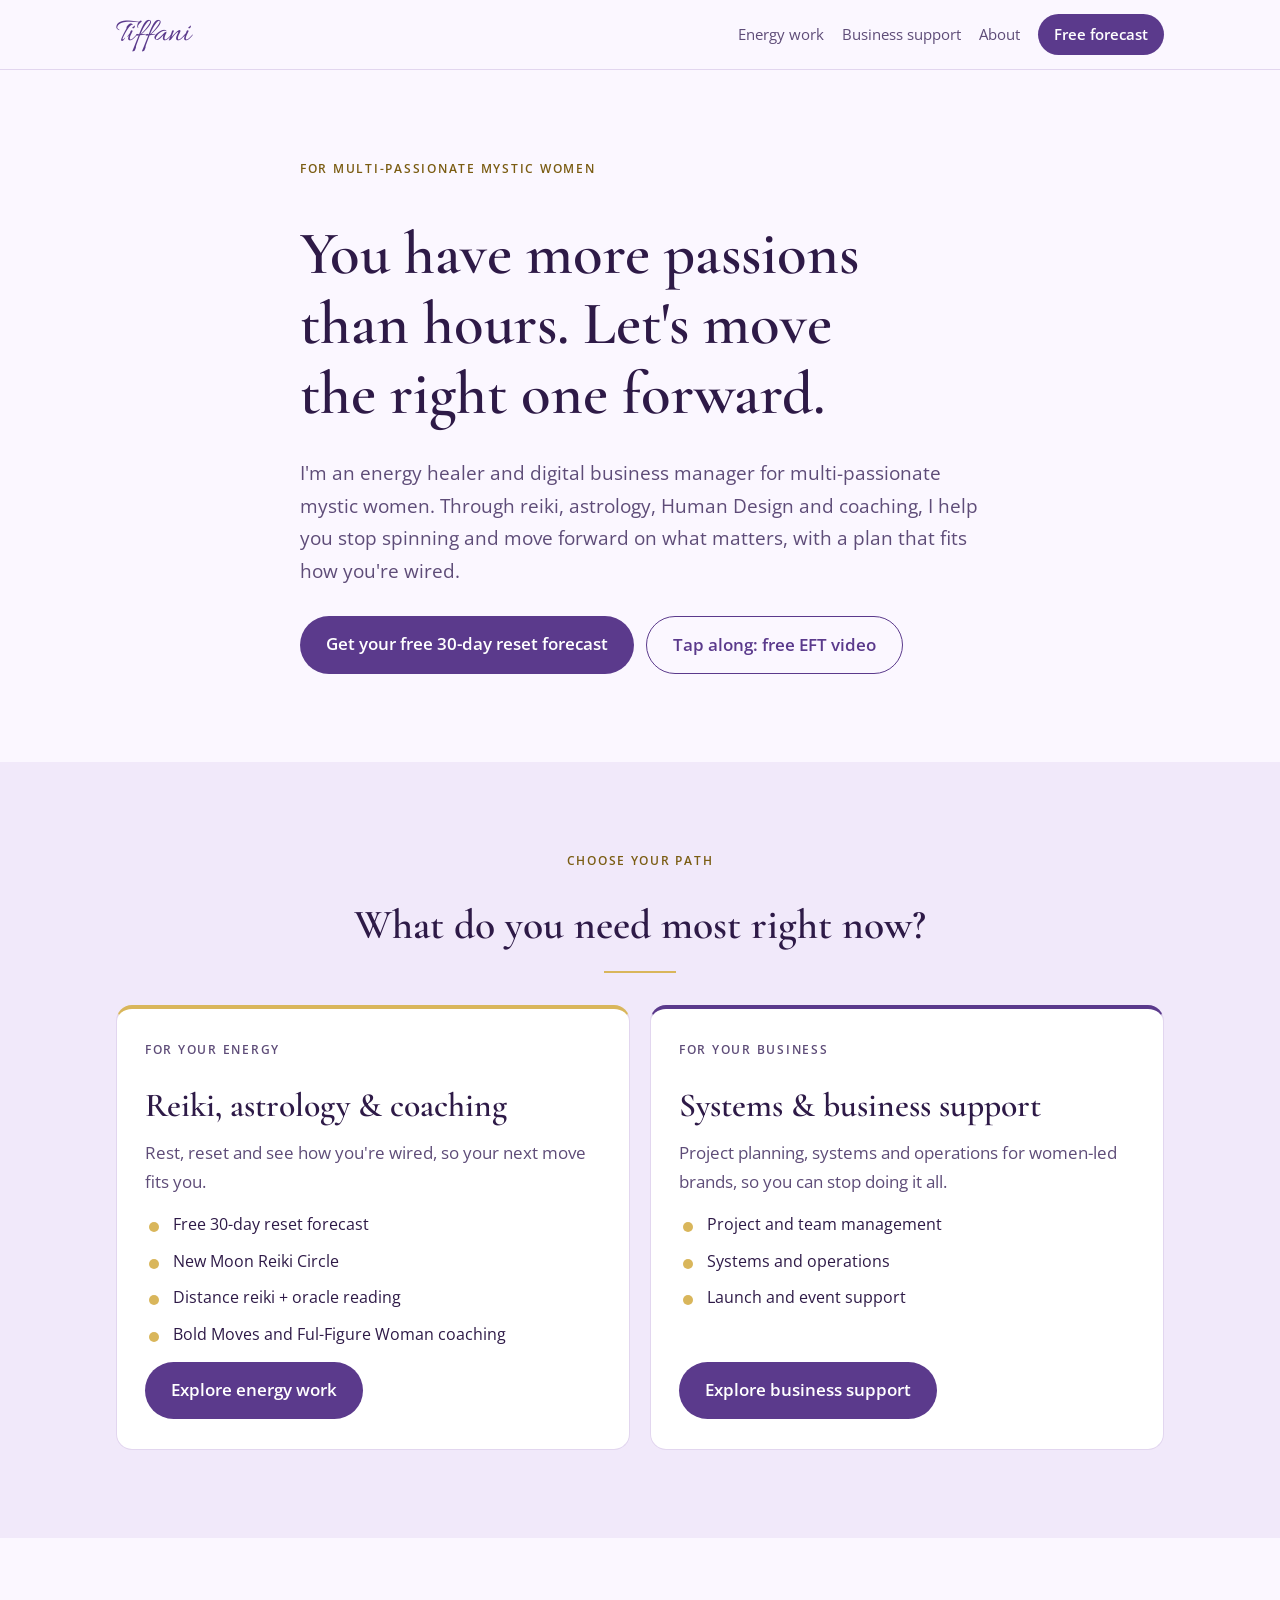
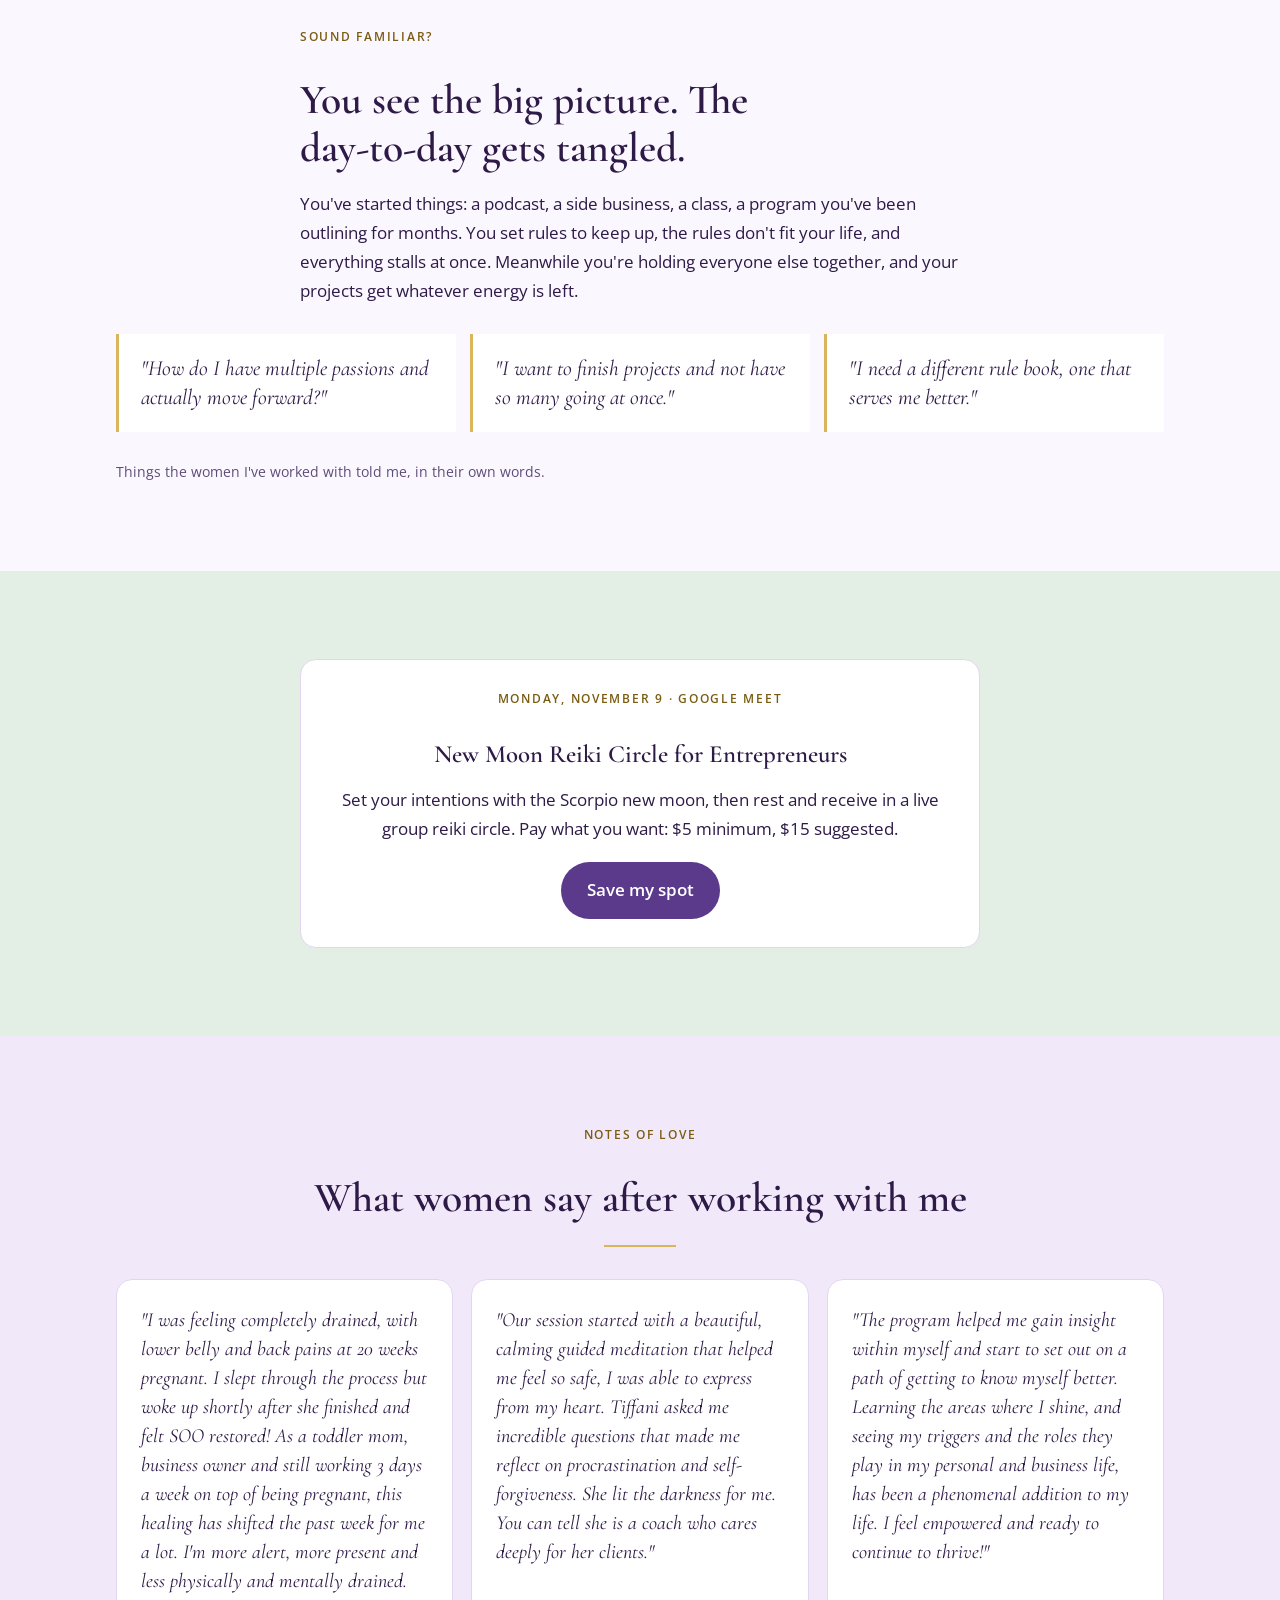
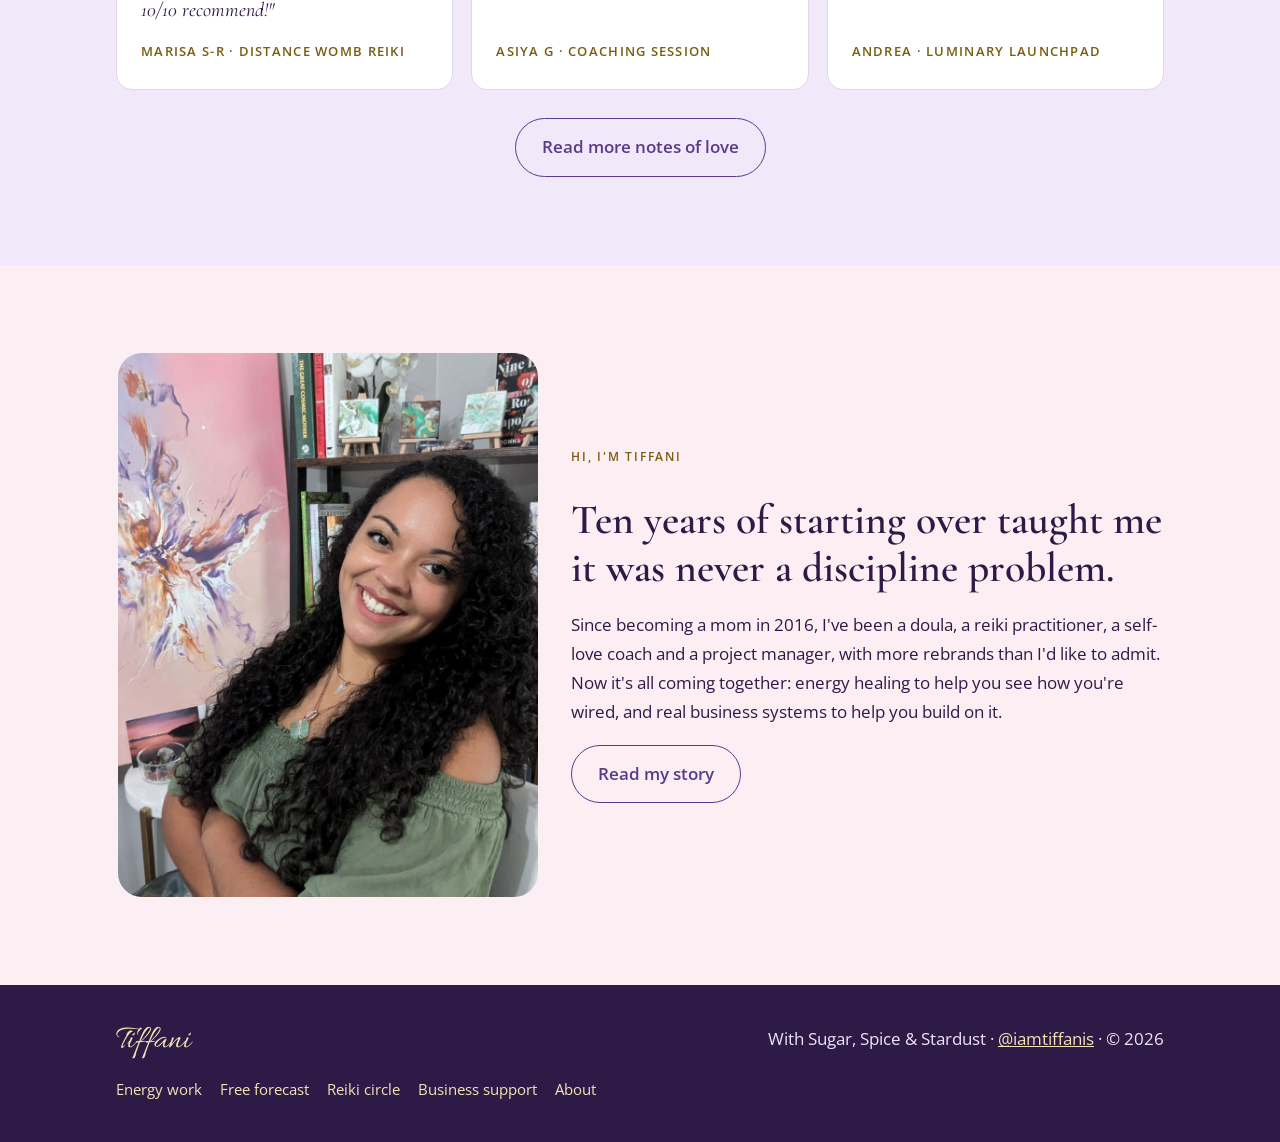
<file: index.html>
<!doctype html>
<html lang="en">
<head>
<meta charset="utf-8">
<meta name="viewport" content="width=device-width, initial-scale=1, viewport-fit=cover">
<title>Tiffani Scott | Reiki, Astrology & Business Support</title>
<meta name="claude:viewport-fit-sides" content="cover">
<meta name="description" content="Energy healer and digital business manager for multi-passionate women. Reiki, astrology, Human Design and coaching, plus systems that help you finish what you start.">
<link rel="preconnect" href="https://fonts.googleapis.com">
<link rel="preconnect" href="https://fonts.gstatic.com" crossorigin>
<link rel="stylesheet" href="https://fonts.googleapis.com/css2?family=Allura&family=Cormorant+Garamond:ital,wght@0,500;0,600;1,500&family=Open+Sans:wght@400;600&display=swap">
<link rel="stylesheet" href="styles.css?v=2">
<!-- seo -->
<link rel="canonical" href="https://iamtiffanis.github.io/Iamtiffanis/">
<link rel="icon" href="favicon.svg" type="image/svg+xml">
<meta property="og:type" content="website">
<meta property="og:site_name" content="Tiffani Scott">
<meta property="og:title" content="Tiffani Scott | Reiki, Astrology & Business Support">
<meta property="og:description" content="Energy healer and digital business manager for multi-passionate women. Reiki, astrology, Human Design and coaching, plus systems that help you finish what you start.">
<meta property="og:url" content="https://iamtiffanis.github.io/Iamtiffanis/">
<meta property="og:image" content="https://iamtiffanis.github.io/Iamtiffanis/og-image.jpg">
<meta property="og:image:width" content="1200">
<meta property="og:image:height" content="630">
<meta property="og:image:alt" content="Tiffani Scott, reiki, astrology and business support">
<meta name="twitter:card" content="summary_large_image">
<script type="application/ld+json">{"@context": "https://schema.org", "@graph": [{"@type": "Person", "@id": "https://iamtiffanis.github.io/Iamtiffanis/#tiffani", "name": "Tiffani Scott", "url": "https://iamtiffanis.github.io/Iamtiffanis/", "image": "https://iamtiffanis.github.io/Iamtiffanis/tiffani.jpg", "jobTitle": "Energy Healer and Online Business Manager", "sameAs": ["https://www.instagram.com/iamtiffanis"], "knowsAbout": ["Reiki", "Womb Reiki", "Astrology", "Human Design", "Self-love coaching", "Project management", "Digital business management", "Online business management"]}, {"@type": "ProfessionalService", "name": "Tiffani Scott", "url": "https://iamtiffanis.github.io/Iamtiffanis/", "image": "https://iamtiffanis.github.io/Iamtiffanis/og-image.jpg", "founder": {"@id": "https://iamtiffanis.github.io/Iamtiffanis/#tiffani"}, "description": "Energy healer and digital business manager for multi-passionate women. Reiki, astrology, Human Design and coaching, plus systems that help you finish what you start.", "areaServed": "Online", "serviceType": ["Distance reiki", "Coaching", "Digital business management", "Online business management"]}]}</script>
<!-- /seo -->
</head>
<body>

<header class="site-header">
  <div class="wrap">
    <a class="logo" href="index.html">Tiffani</a>
    <nav class="nav" aria-label="Main">
      <a href="energy.html">Energy work</a>
      <a href="business-support.html">Business support</a>
      <a href="about.html">About</a>
      <a class="nav-cta" href="forecast.html">Free forecast</a>
    </nav>
  </div>
</header>

<main>
  <section class="band">
    <div class="wrap">
      <div class="narrow stack-lg">
        <p class="eyebrow">For multi-passionate mystic women</p>
        <h1>You have more passions than hours. Let's move the right one forward.</h1>
        <p class="lede">I'm an energy healer and digital business manager for multi-passionate mystic women. Through reiki, astrology, Human Design and coaching, I help you stop spinning and move forward on what matters, with a plan that fits how you're wired.</p>
        <div class="actions">
          <a class="btn" href="forecast.html">Get your free 30-day reset forecast</a>
          <a class="btn ghost" data-link="eft" href="#">Tap along: free EFT video</a>
        </div>
      </div>
    </div>
  </section>
  <section class="band lilac" id="start">
    <div class="wrap stack-lg">
      <div class="narrow stack center">
        <p class="eyebrow">Choose your path</p>
        <h2>What do you need most right now?</h2>
        <hr class="rule">
      </div>
      <div class="doors">
        <article class="door energy">
          <p class="eyebrow">For your energy</p>
          <h2>Reiki, astrology &amp; coaching</h2>
          <p>Rest, reset and see how you're wired, so your next move fits you.</p>
          <ul class="checks">
            <li>Free 30-day reset forecast</li>
            <li>New Moon Reiki Circle</li>
            <li>Distance reiki + oracle reading</li>
            <li>Bold Moves and Ful-Figure Woman coaching</li>
          </ul>
          <a class="btn" href="energy.html">Explore energy work</a>
        </article>
        <article class="door biz">
          <p class="eyebrow">For your business</p>
          <h2>Systems &amp; business support</h2>
          <p>Project planning, systems and operations for women-led brands, so you can stop doing it all.</p>
          <ul class="checks">
            <li>Project and team management</li>
            <li>Systems and operations</li>
            <li>Launch and event support</li>
          </ul>
          <a class="btn" href="business-support.html">Explore business support</a>
        </article>
      </div>
    </div>
  </section>
  <section class="band">
    <div class="wrap stack-lg">
      <div class="narrow stack">
        <p class="eyebrow">Sound familiar?</p>
        <h2>You see the big picture. The day-to-day gets tangled.</h2>
        <p>You've started things: a podcast, a side business, a class, a program you've been outlining for months. You set rules to keep up, the rules don't fit your life, and everything stalls at once. Meanwhile you're holding everyone else together, and your projects get whatever energy is left.</p>
      </div>
      <div class="voice">
        <blockquote>"How do I have multiple passions and actually move forward?"</blockquote>
        <blockquote>"I want to finish projects and not have so many going at once."</blockquote>
        <blockquote>"I need a different rule book, one that serves me better."</blockquote>
      </div>
      <p class="note">Things the women I've worked with told me, in their own words.</p>
    </div>
  </section>
  <section class="band sage" id="circle">
    <div class="wrap"><div class="card stack center narrow">
      <p class="eyebrow">Monday, November 9 · Google Meet</p>
      <h3>New Moon Reiki Circle for Entrepreneurs</h3>
      <p>Set your intentions with the Scorpio new moon, then rest and receive in a live group reiki circle. Pay what you want: $5 minimum, $15 suggested.</p>
      <div class="actions"><a class="btn" href="reiki-circle.html">Save my spot</a></div>
    </div></div>
  </section>
  <section class="band lilac" id="love">
    <div class="wrap stack-lg">
      <div class="narrow stack center">
        <p class="eyebrow">Notes of love</p>
        <h2>What women say after working with me</h2>
        <hr class="rule">
      </div>
      <div class="notes">
        <figure class="note-card">
          <blockquote>"I was feeling completely drained, with lower belly and back pains at 20 weeks pregnant. I slept through the process but woke up shortly after she finished and felt SOO restored! As a toddler mom, business owner and still working 3 days a week on top of being pregnant, this healing has shifted the past week for me a lot. I'm more alert, more present and less physically and mentally drained. 10/10 recommend!"</blockquote>
          <figcaption>Marisa S-R · Distance womb reiki</figcaption>
        </figure>
        <figure class="note-card">
          <blockquote>"Our session started with a beautiful, calming guided meditation that helped me feel so safe, I was able to express from my heart. Tiffani asked me incredible questions that made me reflect on procrastination and self-forgiveness. She lit the darkness for me. You can tell she is a coach who cares deeply for her clients."</blockquote>
          <figcaption>Asiya G · Coaching session</figcaption>
        </figure>
        <figure class="note-card">
          <blockquote>"The program helped me gain insight within myself and start to set out on a path of getting to know myself better. Learning the areas where I shine, and seeing my triggers and the roles they play in my personal and business life, has been a phenomenal addition to my life. I feel empowered and ready to continue to thrive!"</blockquote>
          <figcaption>Andrea · Luminary Launchpad</figcaption>
        </figure>
      </div>
      <div class="actions" style="justify-content:center"><a class="btn ghost" href="about.html#love">Read more notes of love</a></div>
    </div>
  </section>
  <section class="band blush">
    <div class="wrap about">
      <img class="portrait" src="tiffani.jpg" alt="Tiffani smiling in front of a pink and lavender abstract painting and a bookshelf" width="900" height="1167">
      <div class="stack">
        <p class="eyebrow">Hi, I'm Tiffani</p>
        <h2>Ten years of starting over taught me it was never a discipline problem.</h2>
        <p>Since becoming a mom in 2016, I've been a doula, a reiki practitioner, a self-love coach and a project manager, with more rebrands than I'd like to admit. Now it's all coming together: energy healing to help you see how you're wired, and real business systems to help you build on it.</p>
        <div class="actions"><a class="btn ghost" href="about.html">Read my story</a></div>
      </div>
    </div>
  </section>
</main>

<footer class="site-footer">
  <div class="wrap">
    <div class="stack"><span class="logo">Tiffani</span>
    <nav class="footer-nav" aria-label="Footer">
      <a href="energy.html">Energy work</a>
      <a href="forecast.html">Free forecast</a>
      <a href="reiki-circle.html">Reiki circle</a>
      <a href="business-support.html">Business support</a>
      <a href="about.html">About</a>
    </nav></div>
    <p>With Sugar, Spice &amp; Stardust · <a href="https://www.instagram.com/iamtiffanis" target="_blank" rel="noopener">@iamtiffanis</a> · © <span id="year">2026</span></p>
  </div>
</footer>

<script src="site.js?v=2"></script>
</body>
</html>
</file>
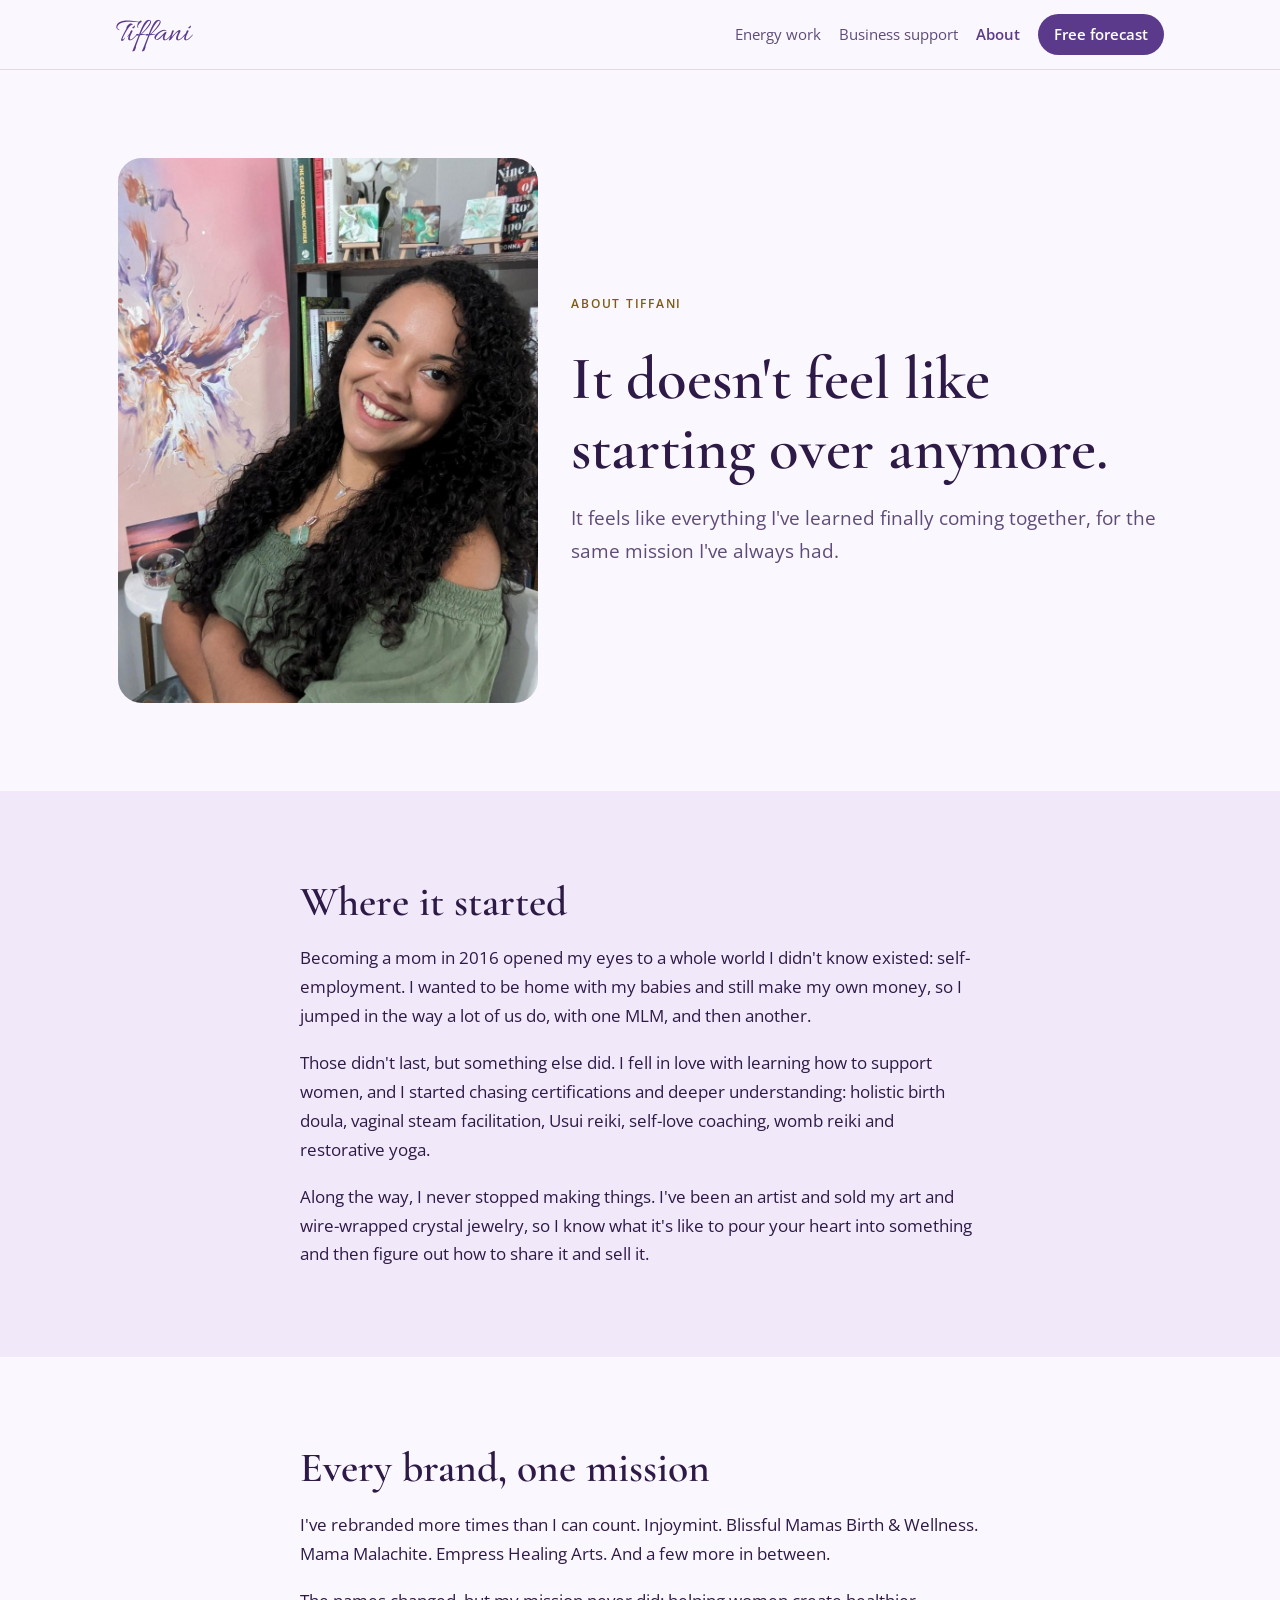
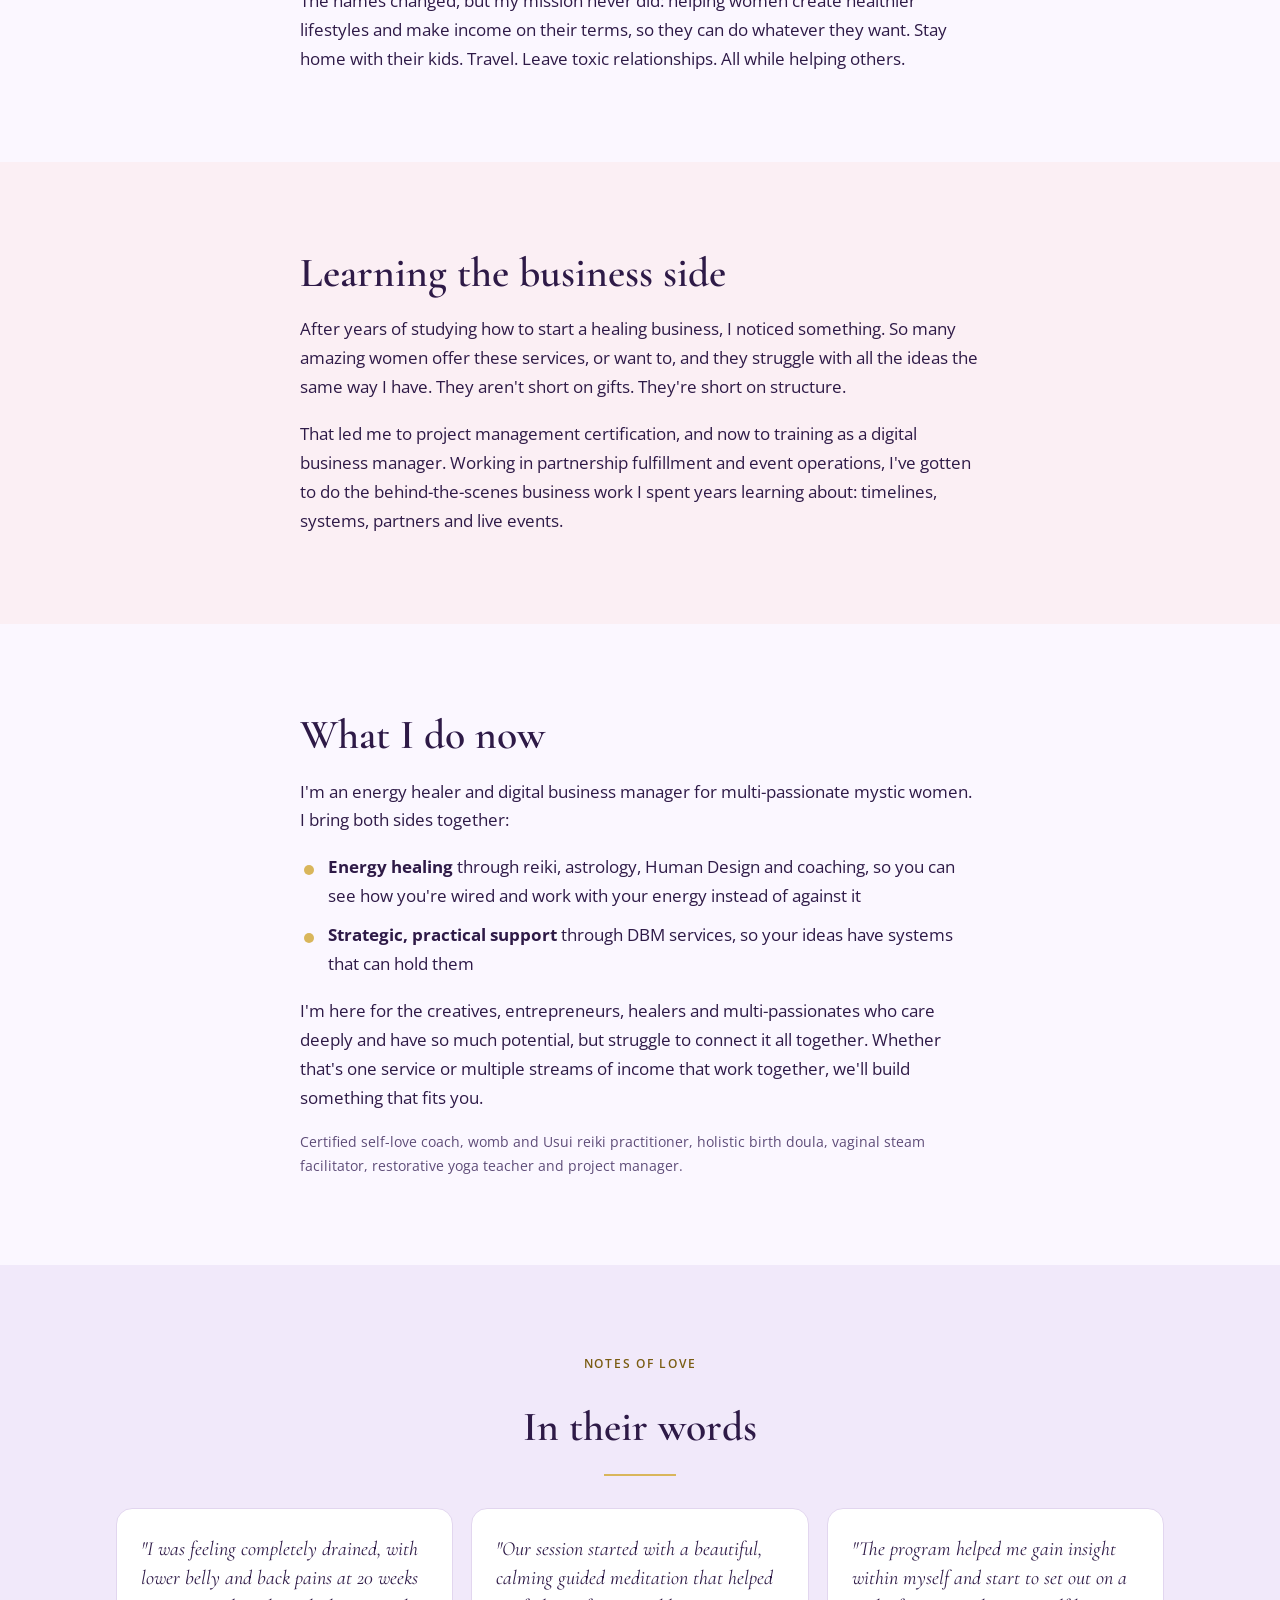
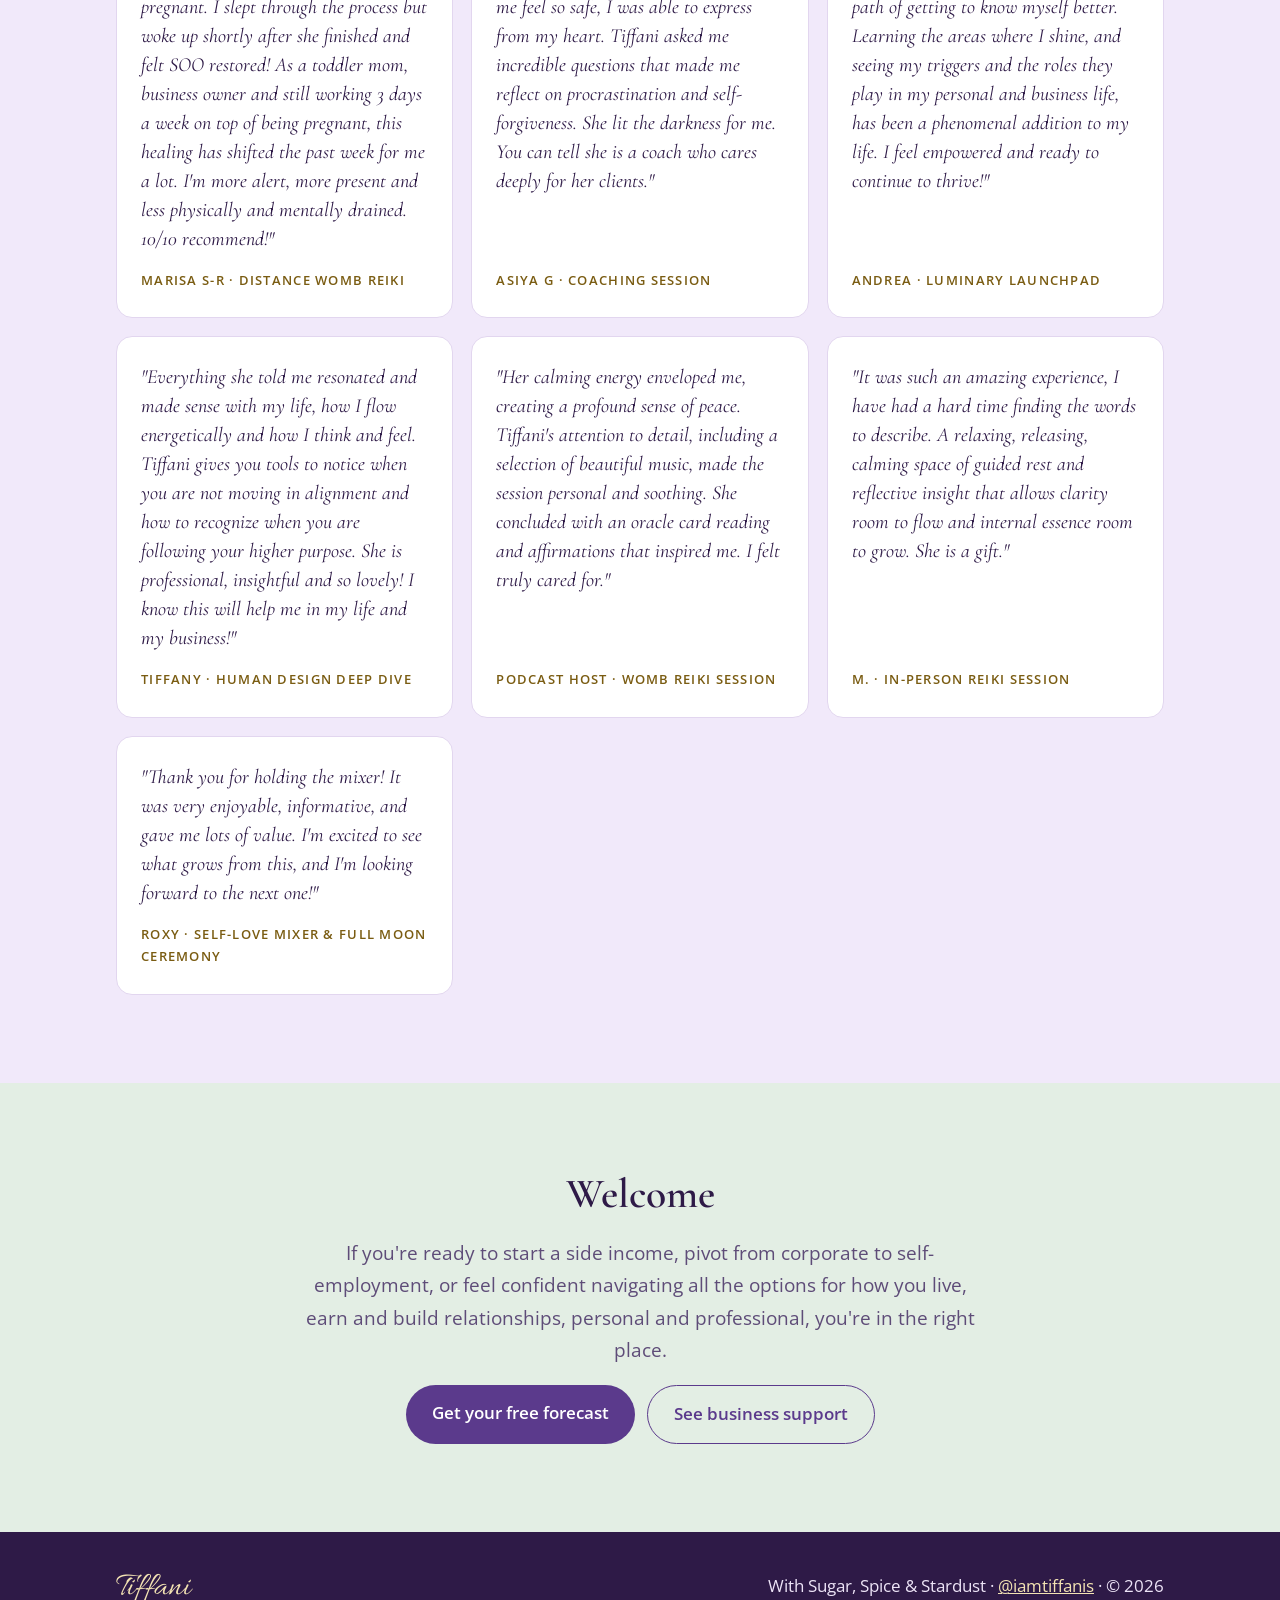
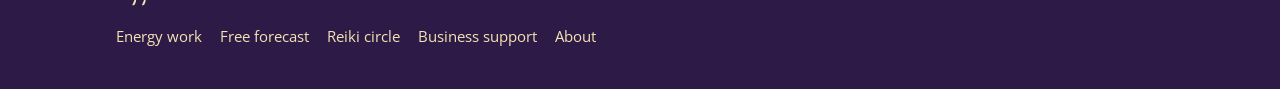
<file: about.html>
<!doctype html>
<html lang="en">
<head>
<meta charset="utf-8">
<meta name="viewport" content="width=device-width, initial-scale=1, viewport-fit=cover">
<title>About Tiffani Scott | Energy Healer & Online Business Manager</title>
<meta name="claude:viewport-fit-sides" content="cover">
<meta name="description" content="Ten years of reiki, coaching, art and business building, now coming together to help creatives, healers and entrepreneurs connect it all.">
<link rel="preconnect" href="https://fonts.googleapis.com">
<link rel="preconnect" href="https://fonts.gstatic.com" crossorigin>
<link rel="stylesheet" href="https://fonts.googleapis.com/css2?family=Allura&family=Cormorant+Garamond:ital,wght@0,500;0,600;1,500&family=Open+Sans:wght@400;600&display=swap">
<link rel="stylesheet" href="styles.css?v=2">
<!-- seo -->
<link rel="canonical" href="https://iamtiffanis.github.io/Iamtiffanis/about.html">
<link rel="icon" href="favicon.svg" type="image/svg+xml">
<meta property="og:type" content="website">
<meta property="og:site_name" content="Tiffani Scott">
<meta property="og:title" content="About Tiffani Scott | Energy Healer & Online Business Manager">
<meta property="og:description" content="Ten years of reiki, coaching, art and business building, now coming together to help creatives, healers and entrepreneurs connect it all.">
<meta property="og:url" content="https://iamtiffanis.github.io/Iamtiffanis/about.html">
<meta property="og:image" content="https://iamtiffanis.github.io/Iamtiffanis/og-image.jpg">
<meta property="og:image:width" content="1200">
<meta property="og:image:height" content="630">
<meta property="og:image:alt" content="Tiffani Scott, reiki, astrology and business support">
<meta name="twitter:card" content="summary_large_image">
<!-- /seo -->
</head>
<body>
<header class="site-header">
  <div class="wrap">
    <a class="logo" href="index.html">Tiffani</a>
    <nav class="nav" aria-label="Main">
      <a href="energy.html">Energy work</a>
      <a href="business-support.html">Business support</a>
      <a href="about.html" aria-current="page">About</a>
      <a class="nav-cta" href="forecast.html">Free forecast</a>
    </nav>
  </div>
</header>
<main>

  <section class="band">
    <div class="wrap about">
      <img class="portrait" src="tiffani.jpg" alt="Tiffani smiling in front of a pink and lavender abstract painting and a bookshelf" width="900" height="1167">
      <div class="stack">
        <p class="eyebrow">About Tiffani</p>
        <h1>It doesn't feel like starting over anymore.</h1>
        <p class="lede">It feels like everything I've learned finally coming together, for the same mission I've always had.</p>
      </div>
    </div>
  </section>
  <section class="band lilac">
    <div class="wrap"><div class="narrow stack">
      <h2>Where it started</h2>
      <p>Becoming a mom in 2016 opened my eyes to a whole world I didn't know existed: self-employment. I wanted to be home with my babies and still make my own money, so I jumped in the way a lot of us do, with one MLM, and then another.</p>
      <p>Those didn't last, but something else did. I fell in love with learning how to support women, and I started chasing certifications and deeper understanding: holistic birth doula, vaginal steam facilitation, Usui reiki, self-love coaching, womb reiki and restorative yoga.</p>
      <p>Along the way, I never stopped making things. I've been an artist and sold my art and wire-wrapped crystal jewelry, so I know what it's like to pour your heart into something and then figure out how to share it and sell it.</p>
    </div></div>
  </section>
  <section class="band">
    <div class="wrap"><div class="narrow stack">
      <h2>Every brand, one mission</h2>
      <p>I've rebranded more times than I can count. Injoymint. Blissful Mamas Birth &amp; Wellness. Mama Malachite. Empress Healing Arts. And a few more in between.</p>
      <p>The names changed, but my mission never did: helping women create healthier lifestyles and make income on their terms, so they can do whatever they want. Stay home with their kids. Travel. Leave toxic relationships. All while helping others.</p>
    </div></div>
  </section>
  <section class="band blush">
    <div class="wrap"><div class="narrow stack">
      <h2>Learning the business side</h2>
      <p>After years of studying how to start a healing business, I noticed something. So many amazing women offer these services, or want to, and they struggle with all the ideas the same way I have. They aren't short on gifts. They're short on structure.</p>
      <p>That led me to project management certification, and now to training as a digital business manager. Working in partnership fulfillment and event operations, I've gotten to do the behind-the-scenes business work I spent years learning about: timelines, systems, partners and live events.</p>
    </div></div>
  </section>
  <section class="band">
    <div class="wrap"><div class="narrow stack">
      <h2>What I do now</h2>
      <p>I'm an energy healer and digital business manager for multi-passionate mystic women. I bring both sides together:</p>
      <ul class="checks">
        <li><b>Energy healing</b> through reiki, astrology, Human Design and coaching, so you can see how you're wired and work with your energy instead of against it</li>
        <li><b>Strategic, practical support</b> through DBM services, so your ideas have systems that can hold them</li>
      </ul>
      <p>I'm here for the creatives, entrepreneurs, healers and multi-passionates who care deeply and have so much potential, but struggle to connect it all together. Whether that's one service or multiple streams of income that work together, we'll build something that fits you.</p>
      <p class="note">Certified self-love coach, womb and Usui reiki practitioner, holistic birth doula, vaginal steam facilitator, restorative yoga teacher and project manager.</p>
    </div></div>
  </section>
  <section class="band lilac" id="love">
    <div class="wrap stack-lg">
      <div class="narrow stack center">
        <p class="eyebrow">Notes of love</p>
        <h2>In their words</h2>
        <hr class="rule">
      </div>
      <div class="notes">
        <figure class="note-card">
          <blockquote>"I was feeling completely drained, with lower belly and back pains at 20 weeks pregnant. I slept through the process but woke up shortly after she finished and felt SOO restored! As a toddler mom, business owner and still working 3 days a week on top of being pregnant, this healing has shifted the past week for me a lot. I'm more alert, more present and less physically and mentally drained. 10/10 recommend!"</blockquote>
          <figcaption>Marisa S-R · Distance womb reiki</figcaption>
        </figure>
        <figure class="note-card">
          <blockquote>"Our session started with a beautiful, calming guided meditation that helped me feel so safe, I was able to express from my heart. Tiffani asked me incredible questions that made me reflect on procrastination and self-forgiveness. She lit the darkness for me. You can tell she is a coach who cares deeply for her clients."</blockquote>
          <figcaption>Asiya G · Coaching session</figcaption>
        </figure>
        <figure class="note-card">
          <blockquote>"The program helped me gain insight within myself and start to set out on a path of getting to know myself better. Learning the areas where I shine, and seeing my triggers and the roles they play in my personal and business life, has been a phenomenal addition to my life. I feel empowered and ready to continue to thrive!"</blockquote>
          <figcaption>Andrea · Luminary Launchpad</figcaption>
        </figure>
        <figure class="note-card">
          <blockquote>"Everything she told me resonated and made sense with my life, how I flow energetically and how I think and feel. Tiffani gives you tools to notice when you are not moving in alignment and how to recognize when you are following your higher purpose. She is professional, insightful and so lovely! I know this will help me in my life and my business!"</blockquote>
          <figcaption>Tiffany · Human Design deep dive</figcaption>
        </figure>
        <figure class="note-card">
          <blockquote>"Her calming energy enveloped me, creating a profound sense of peace. Tiffani's attention to detail, including a selection of beautiful music, made the session personal and soothing. She concluded with an oracle card reading and affirmations that inspired me. I felt truly cared for."</blockquote>
          <figcaption>Podcast host · Womb reiki session</figcaption>
        </figure>
        <figure class="note-card">
          <blockquote>"It was such an amazing experience, I have had a hard time finding the words to describe. A relaxing, releasing, calming space of guided rest and reflective insight that allows clarity room to flow and internal essence room to grow. She is a gift."</blockquote>
          <figcaption>M. · In-person reiki session</figcaption>
        </figure>
        <figure class="note-card">
          <blockquote>"Thank you for holding the mixer! It was very enjoyable, informative, and gave me lots of value. I'm excited to see what grows from this, and I'm looking forward to the next one!"</blockquote>
          <figcaption>Roxy · Self-Love Mixer &amp; Full Moon Ceremony</figcaption>
        </figure>
      </div>
    </div>
  </section>
  <section class="band sage">
    <div class="wrap"><div class="narrow stack center">
      <h2>Welcome</h2>
      <p class="lede">If you're ready to start a side income, pivot from corporate to self-employment, or feel confident navigating all the options for how you live, earn and build relationships, personal and professional, you're in the right place.</p>
      <div class="actions">
        <a class="btn" href="forecast.html">Get your free forecast</a>
        <a class="btn ghost" href="business-support.html">See business support</a>
      </div>
    </div></div>
  </section>
</main>
<footer class="site-footer">
  <div class="wrap">
    <div class="stack"><span class="logo">Tiffani</span>
    <nav class="footer-nav" aria-label="Footer">
      <a href="energy.html">Energy work</a>
      <a href="forecast.html">Free forecast</a>
      <a href="reiki-circle.html">Reiki circle</a>
      <a href="business-support.html">Business support</a>
      <a href="about.html">About</a>
    </nav></div>
    <p>With Sugar, Spice &amp; Stardust · <a href="https://www.instagram.com/iamtiffanis" target="_blank" rel="noopener">@iamtiffanis</a> · © <span id="year">2026</span></p>
  </div>
</footer>
<script src="site.js?v=2"></script>
</body>
</html>
</file>
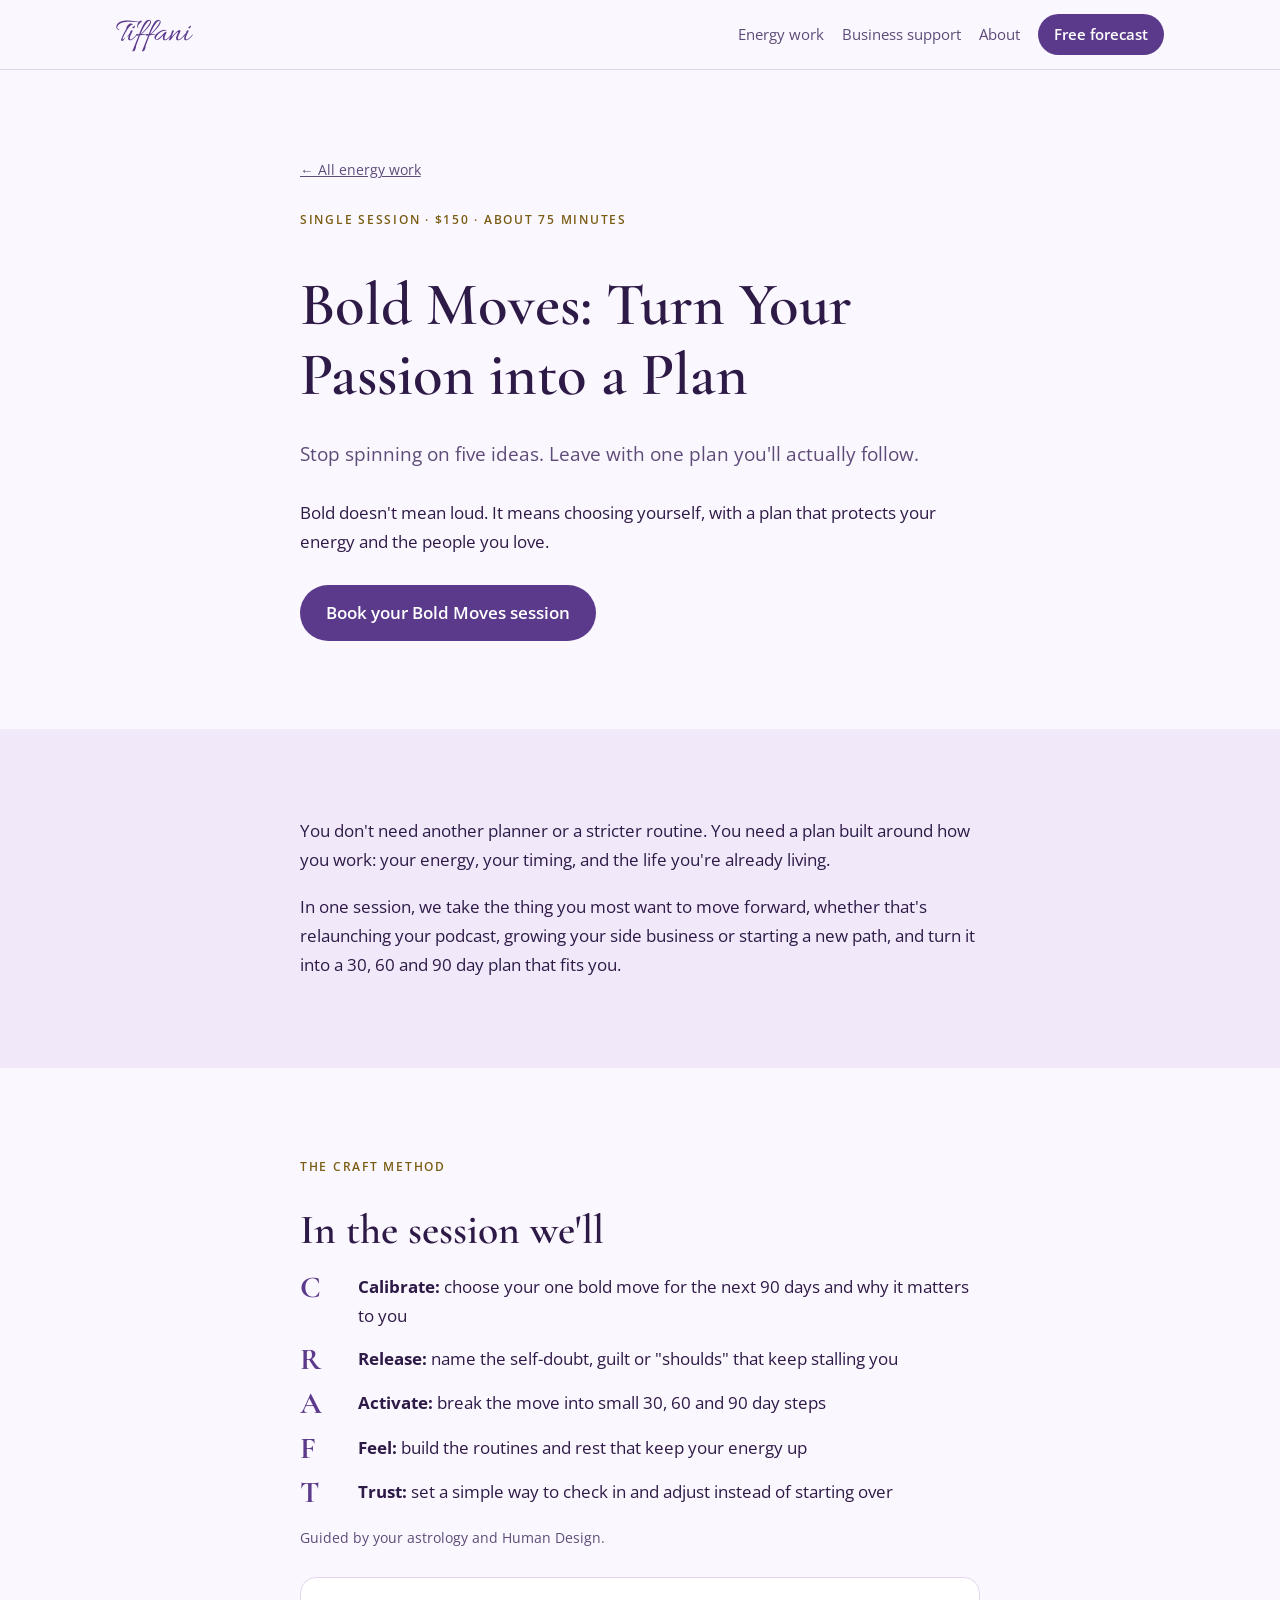
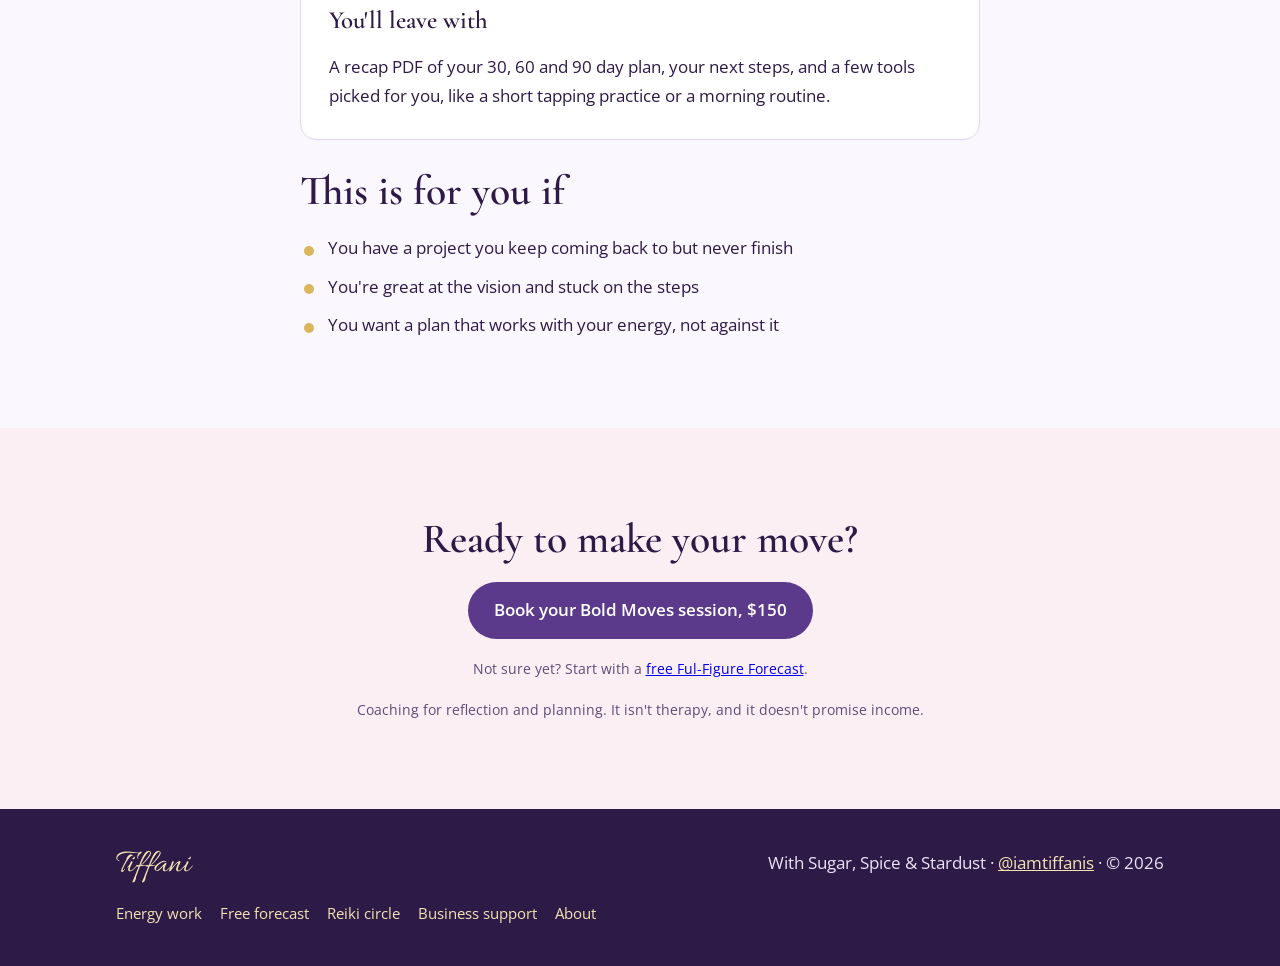
<file: bold-moves.html>
<!doctype html>
<html lang="en">
<head>
<meta charset="utf-8">
<meta name="viewport" content="width=device-width, initial-scale=1, viewport-fit=cover">
<title>Bold Moves Coaching Session | Tiffani Scott</title>
<meta name="claude:viewport-fit-sides" content="cover">
<meta name="description" content="A single coaching session that turns your passion into a 30, 60 and 90 day plan built around your energy, astrology and Human Design. $150.">
<link rel="preconnect" href="https://fonts.googleapis.com">
<link rel="preconnect" href="https://fonts.gstatic.com" crossorigin>
<link rel="stylesheet" href="https://fonts.googleapis.com/css2?family=Allura&family=Cormorant+Garamond:ital,wght@0,500;0,600;1,500&family=Open+Sans:wght@400;600&display=swap">
<link rel="stylesheet" href="styles.css?v=2">
<!-- seo -->
<link rel="canonical" href="https://iamtiffanis.github.io/Iamtiffanis/bold-moves.html">
<link rel="icon" href="favicon.svg" type="image/svg+xml">
<meta property="og:type" content="website">
<meta property="og:site_name" content="Tiffani Scott">
<meta property="og:title" content="Bold Moves Coaching Session | Tiffani Scott">
<meta property="og:description" content="A single coaching session that turns your passion into a 30, 60 and 90 day plan built around your energy, astrology and Human Design. $150.">
<meta property="og:url" content="https://iamtiffanis.github.io/Iamtiffanis/bold-moves.html">
<meta property="og:image" content="https://iamtiffanis.github.io/Iamtiffanis/og-image.jpg">
<meta property="og:image:width" content="1200">
<meta property="og:image:height" content="630">
<meta property="og:image:alt" content="Tiffani Scott, reiki, astrology and business support">
<meta name="twitter:card" content="summary_large_image">
<!-- /seo -->
</head>
<body>
<header class="site-header">
  <div class="wrap">
    <a class="logo" href="index.html">Tiffani</a>
    <nav class="nav" aria-label="Main">
      <a href="energy.html" aria-current="true">Energy work</a>
      <a href="business-support.html">Business support</a>
      <a href="about.html">About</a>
      <a class="nav-cta" href="forecast.html">Free forecast</a>
    </nav>
  </div>
</header>
<main>

  <section class="band">
    <div class="wrap"><div class="narrow stack-lg">
      <p class="crumb"><a href="energy.html">&larr; All energy work</a></p>
      <p class="eyebrow">Single session · $150 · about 75 minutes</p>
      <h1>Bold Moves: Turn Your Passion into a Plan</h1>
      <p class="lede">Stop spinning on five ideas. Leave with one plan you'll actually follow.</p>
      <p>Bold doesn't mean loud. It means choosing yourself, with a plan that protects your energy and the people you love.</p>
      <div class="actions"><a class="btn" data-link="boldMoves" href="#">Book your Bold Moves session</a></div>
    </div></div>
  </section>
  <section class="band lilac">
    <div class="wrap"><div class="narrow stack">
      <p>You don't need another planner or a stricter routine. You need a plan built around how you work: your energy, your timing, and the life you're already living.</p>
      <p>In one session, we take the thing you most want to move forward, whether that's relaunching your podcast, growing your side business or starting a new path, and turn it into a 30, 60 and 90 day plan that fits you.</p>
    </div></div>
  </section>
  <section class="band">
    <div class="wrap"><div class="narrow stack-lg">
      <div class="stack">
        <p class="eyebrow">The CRAFT method</p>
        <h2>In the session we'll</h2>
        <ul class="craft">
          <li><b>C</b><span><strong>Calibrate:</strong> choose your one bold move for the next 90 days and why it matters to you</span></li>
          <li><b>R</b><span><strong>Release:</strong> name the self-doubt, guilt or "shoulds" that keep stalling you</span></li>
          <li><b>A</b><span><strong>Activate:</strong> break the move into small 30, 60 and 90 day steps</span></li>
          <li><b>F</b><span><strong>Feel:</strong> build the routines and rest that keep your energy up</span></li>
          <li><b>T</b><span><strong>Trust:</strong> set a simple way to check in and adjust instead of starting over</span></li>
        </ul>
        <p class="note">Guided by your astrology and Human Design.</p>
      </div>
      <div class="card stack">
        <h3>You'll leave with</h3>
        <p>A recap PDF of your 30, 60 and 90 day plan, your next steps, and a few tools picked for you, like a short tapping practice or a morning routine.</p>
      </div>
      <div class="stack">
        <h2>This is for you if</h2>
        <ul class="checks">
          <li>You have a project you keep coming back to but never finish</li>
          <li>You're great at the vision and stuck on the steps</li>
          <li>You want a plan that works with your energy, not against it</li>
        </ul>
      </div>
    </div></div>
  </section>
  <section class="band blush">
    <div class="wrap"><div class="narrow stack center">
      <h2>Ready to make your move?</h2>
      <div class="actions"><a class="btn" data-link="boldMoves" href="#">Book your Bold Moves session, $150</a></div>
      <p class="note">Not sure yet? Start with a <a href="forecast.html">free Ful-Figure Forecast</a>.</p>
      <p class="note">Coaching for reflection and planning. It isn't therapy, and it doesn't promise income.</p>
    </div></div>
  </section>
</main>
<footer class="site-footer">
  <div class="wrap">
    <div class="stack"><span class="logo">Tiffani</span>
    <nav class="footer-nav" aria-label="Footer">
      <a href="energy.html">Energy work</a>
      <a href="forecast.html">Free forecast</a>
      <a href="reiki-circle.html">Reiki circle</a>
      <a href="business-support.html">Business support</a>
      <a href="about.html">About</a>
    </nav></div>
    <p>With Sugar, Spice &amp; Stardust · <a href="https://www.instagram.com/iamtiffanis" target="_blank" rel="noopener">@iamtiffanis</a> · © <span id="year">2026</span></p>
  </div>
</footer>
<script src="site.js?v=2"></script>
</body>
</html>
</file>
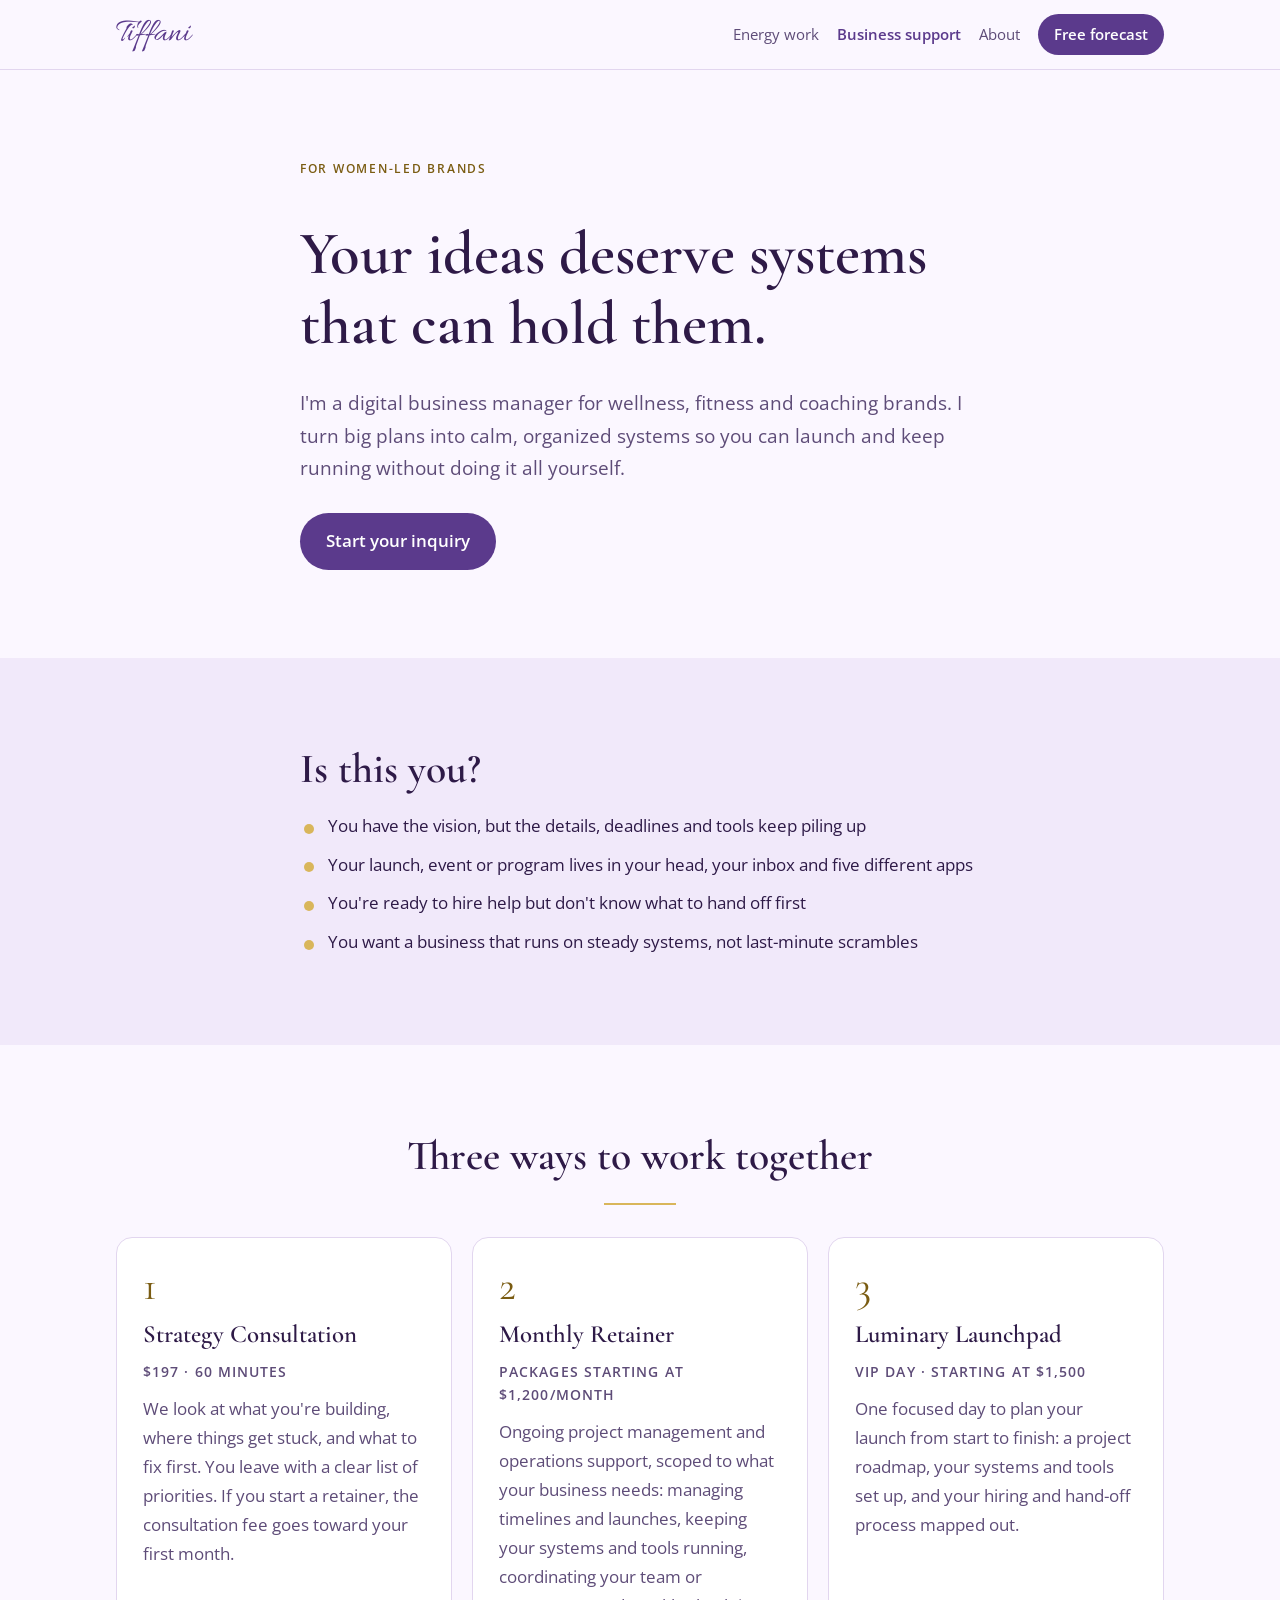
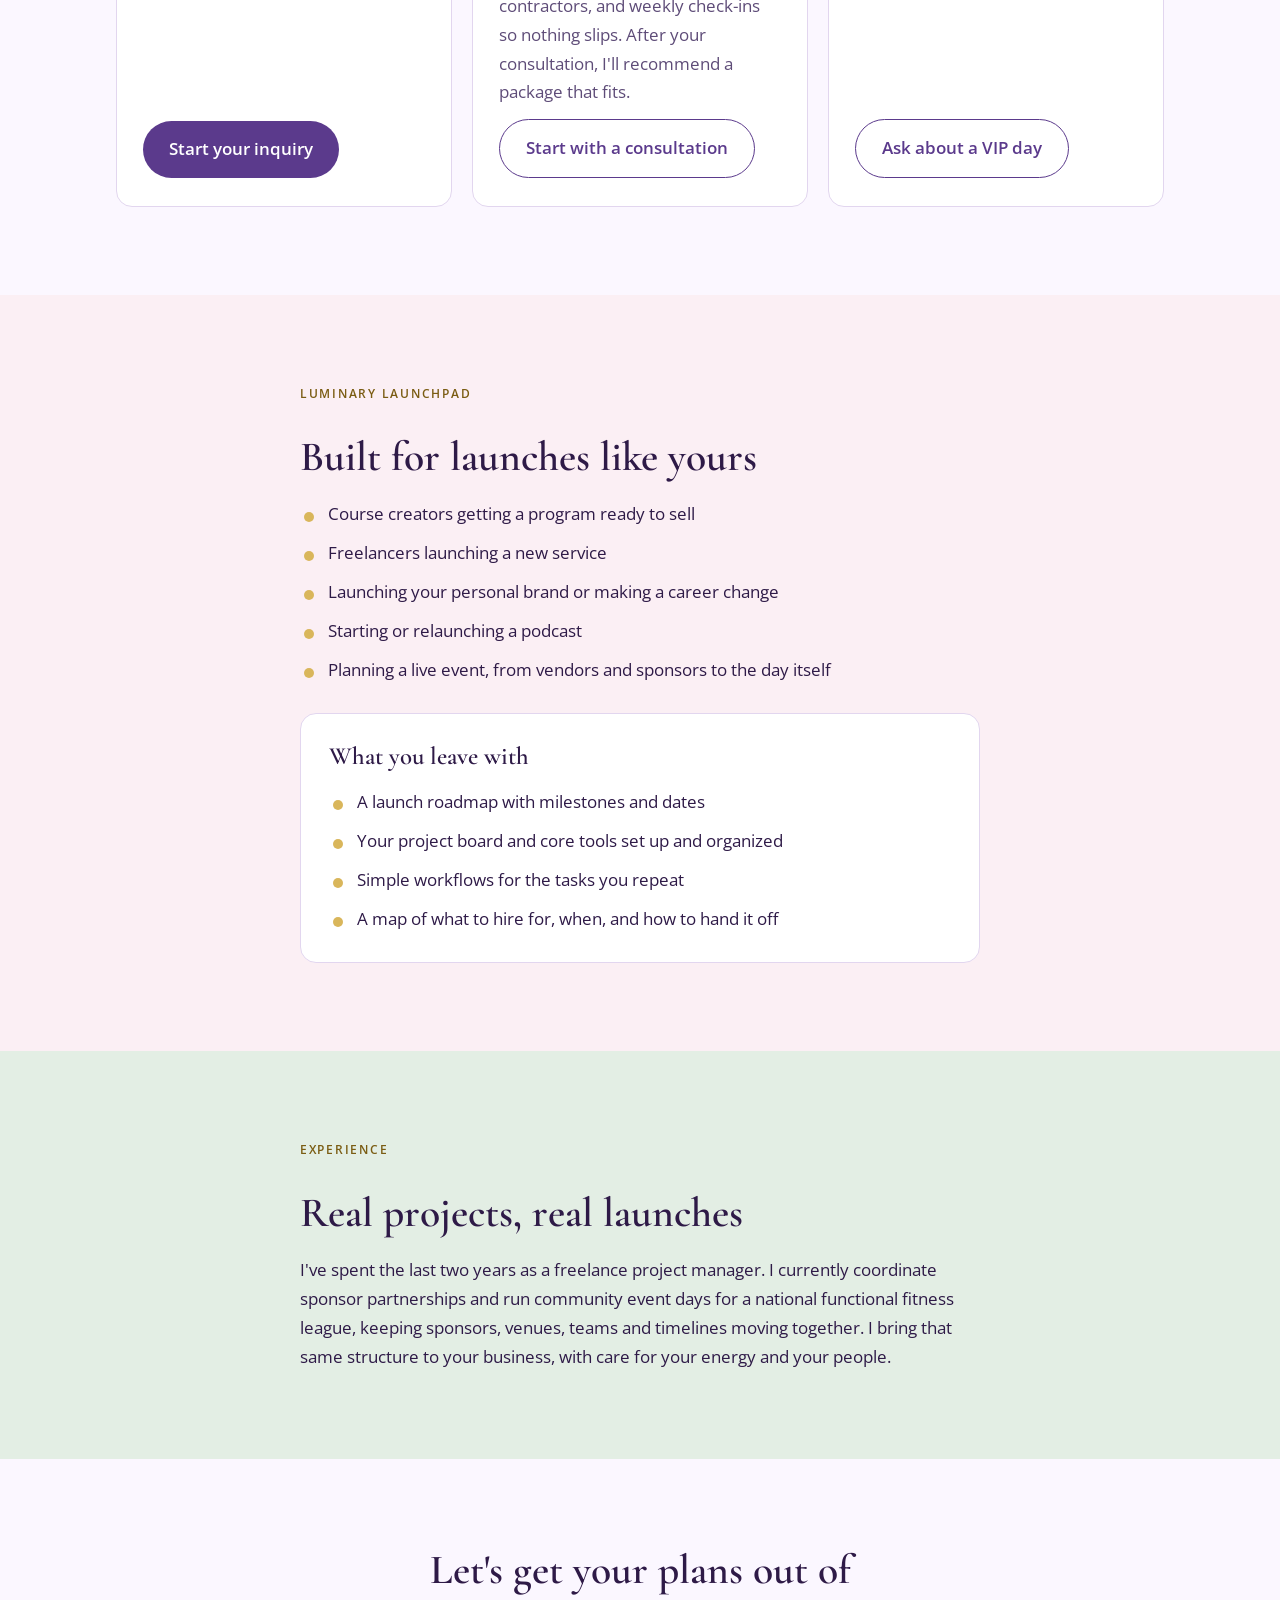
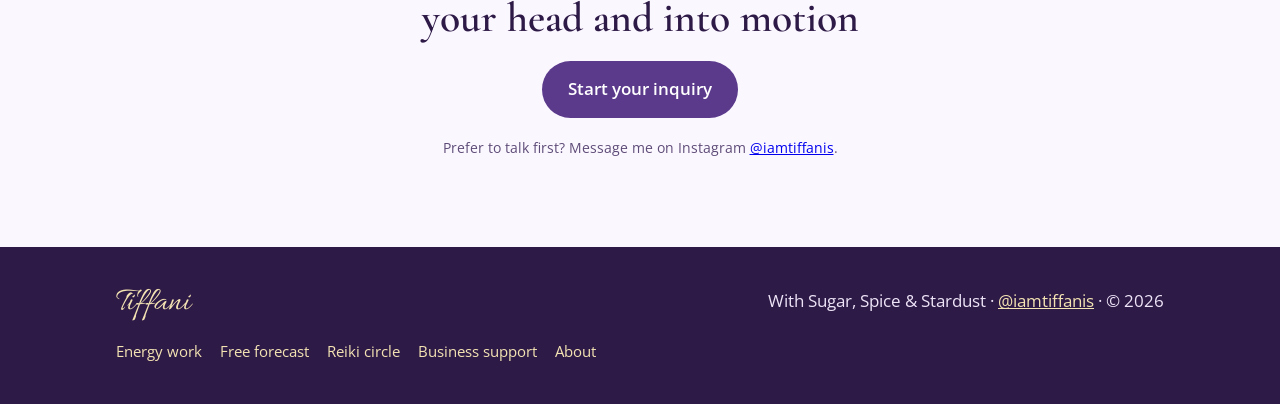
<file: business-support.html>
<!doctype html>
<html lang="en">
<head>
<meta charset="utf-8">
<meta name="viewport" content="width=device-width, initial-scale=1, viewport-fit=cover">
<title>Online Business Manager for Women-Led Brands | Tiffani Scott</title>
<meta name="claude:viewport-fit-sides" content="cover">
<meta name="description" content="Online business manager (OBM) for coaches, course creators, podcasters and event hosts: project management, systems and launch support.">
<link rel="preconnect" href="https://fonts.googleapis.com">
<link rel="preconnect" href="https://fonts.gstatic.com" crossorigin>
<link rel="stylesheet" href="https://fonts.googleapis.com/css2?family=Allura&family=Cormorant+Garamond:ital,wght@0,500;0,600;1,500&family=Open+Sans:wght@400;600&display=swap">
<link rel="stylesheet" href="styles.css?v=2">
<!-- seo -->
<link rel="canonical" href="https://iamtiffanis.github.io/Iamtiffanis/business-support.html">
<link rel="icon" href="favicon.svg" type="image/svg+xml">
<meta property="og:type" content="website">
<meta property="og:site_name" content="Tiffani Scott">
<meta property="og:title" content="Online Business Manager for Women-Led Brands | Tiffani Scott">
<meta property="og:description" content="Online business manager (OBM) for coaches, course creators, podcasters and event hosts: project management, systems and launch support.">
<meta property="og:url" content="https://iamtiffanis.github.io/Iamtiffanis/business-support.html">
<meta property="og:image" content="https://iamtiffanis.github.io/Iamtiffanis/og-image.jpg">
<meta property="og:image:width" content="1200">
<meta property="og:image:height" content="630">
<meta property="og:image:alt" content="Tiffani Scott, reiki, astrology and business support">
<meta name="twitter:card" content="summary_large_image">
<!-- /seo -->
</head>
<body>
<header class="site-header">
  <div class="wrap">
    <a class="logo" href="index.html">Tiffani</a>
    <nav class="nav" aria-label="Main">
      <a href="energy.html">Energy work</a>
      <a href="business-support.html" aria-current="page">Business support</a>
      <a href="about.html">About</a>
      <a class="nav-cta" href="forecast.html">Free forecast</a>
    </nav>
  </div>
</header>
<main>

  <section class="band">
    <div class="wrap"><div class="narrow stack-lg">
      <p class="eyebrow">For women-led brands</p>
      <h1>Your ideas deserve systems that can hold them.</h1>
      <p class="lede">I'm a digital business manager for wellness, fitness and coaching brands. I turn big plans into calm, organized systems so you can launch and keep running without doing it all yourself.</p>
      <div class="actions"><a class="btn" data-link="dbmConsult" href="#">Start your inquiry</a></div>
    </div></div>
  </section>
  <section class="band lilac">
    <div class="wrap"><div class="narrow stack">
      <h2>Is this you?</h2>
      <ul class="checks">
        <li>You have the vision, but the details, deadlines and tools keep piling up</li>
        <li>Your launch, event or program lives in your head, your inbox and five different apps</li>
        <li>You're ready to hire help but don't know what to hand off first</li>
        <li>You want a business that runs on steady systems, not last-minute scrambles</li>
      </ul>
    </div></div>
  </section>
  <section class="band" id="services">
    <div class="wrap stack-lg">
      <div class="narrow stack center"><h2>Three ways to work together</h2><hr class="rule"></div>
      <div class="path">
        <article class="step">
          <span class="num">1</span>
          <h3>Strategy Consultation</h3>
          <span class="price">$197 · 60 minutes</span>
          <p>We look at what you're building, where things get stuck, and what to fix first. You leave with a clear list of priorities. If you start a retainer, the consultation fee goes toward your first month.</p>
          <a class="btn" data-link="dbmConsult" href="#">Start your inquiry</a>
        </article>
        <article class="step">
          <span class="num">2</span>
          <h3>Monthly Retainer</h3>
          <span class="price">Packages starting at $1,200/month</span>
          <p>Ongoing project management and operations support, scoped to what your business needs: managing timelines and launches, keeping your systems and tools running, coordinating your team or contractors, and weekly check-ins so nothing slips. After your consultation, I'll recommend a package that fits.</p>
          <a class="btn ghost" data-link="dbmConsult" href="#">Start with a consultation</a>
        </article>
        <article class="step">
          <span class="num">3</span>
          <h3>Luminary Launchpad</h3>
          <span class="price">VIP day · starting at $1,500</span>
          <p>One focused day to plan your launch from start to finish: a project roadmap, your systems and tools set up, and your hiring and hand-off process mapped out.</p>
          <a class="btn ghost" data-link="dbmConsult" href="#">Ask about a VIP day</a>
        </article>
      </div>
    </div>
  </section>
  <section class="band blush">
    <div class="wrap"><div class="narrow stack-lg">
      <div class="stack">
        <p class="eyebrow">Luminary Launchpad</p>
        <h2>Built for launches like yours</h2>
        <ul class="checks">
          <li>Course creators getting a program ready to sell</li>
          <li>Freelancers launching a new service</li>
          <li>Launching your personal brand or making a career change</li>
          <li>Starting or relaunching a podcast</li>
          <li>Planning a live event, from vendors and sponsors to the day itself</li>
        </ul>
      </div>
      <div class="card stack">
        <h3>What you leave with</h3>
        <ul class="checks">
          <li>A launch roadmap with milestones and dates</li>
          <li>Your project board and core tools set up and organized</li>
          <li>Simple workflows for the tasks you repeat</li>
          <li>A map of what to hire for, when, and how to hand it off</li>
        </ul>
      </div>
    </div></div>
  </section>
  <section class="band sage">
    <div class="wrap"><div class="narrow stack">
      <p class="eyebrow">Experience</p>
      <h2>Real projects, real launches</h2>
      <p>I've spent the last two years as a freelance project manager. I currently coordinate sponsor partnerships and run community event days for a national functional fitness league, keeping sponsors, venues, teams and timelines moving together. I bring that same structure to your business, with care for your energy and your people.</p>
    </div></div>
  </section>
  <section class="band">
    <div class="wrap"><div class="narrow stack center">
      <h2>Let's get your plans out of your head and into motion</h2>
      <div class="actions"><a class="btn" data-link="dbmConsult" href="#">Start your inquiry</a></div>
      <p class="note">Prefer to talk first? Message me on Instagram <a href="https://www.instagram.com/iamtiffanis" target="_blank" rel="noopener">@iamtiffanis</a>.</p>
    </div></div>
  </section>
</main>
<footer class="site-footer">
  <div class="wrap">
    <div class="stack"><span class="logo">Tiffani</span>
    <nav class="footer-nav" aria-label="Footer">
      <a href="energy.html">Energy work</a>
      <a href="forecast.html">Free forecast</a>
      <a href="reiki-circle.html">Reiki circle</a>
      <a href="business-support.html">Business support</a>
      <a href="about.html">About</a>
    </nav></div>
    <p>With Sugar, Spice &amp; Stardust · <a href="https://www.instagram.com/iamtiffanis" target="_blank" rel="noopener">@iamtiffanis</a> · © <span id="year">2026</span></p>
  </div>
</footer>
<script src="site.js?v=2"></script>
</body>
</html>
</file>
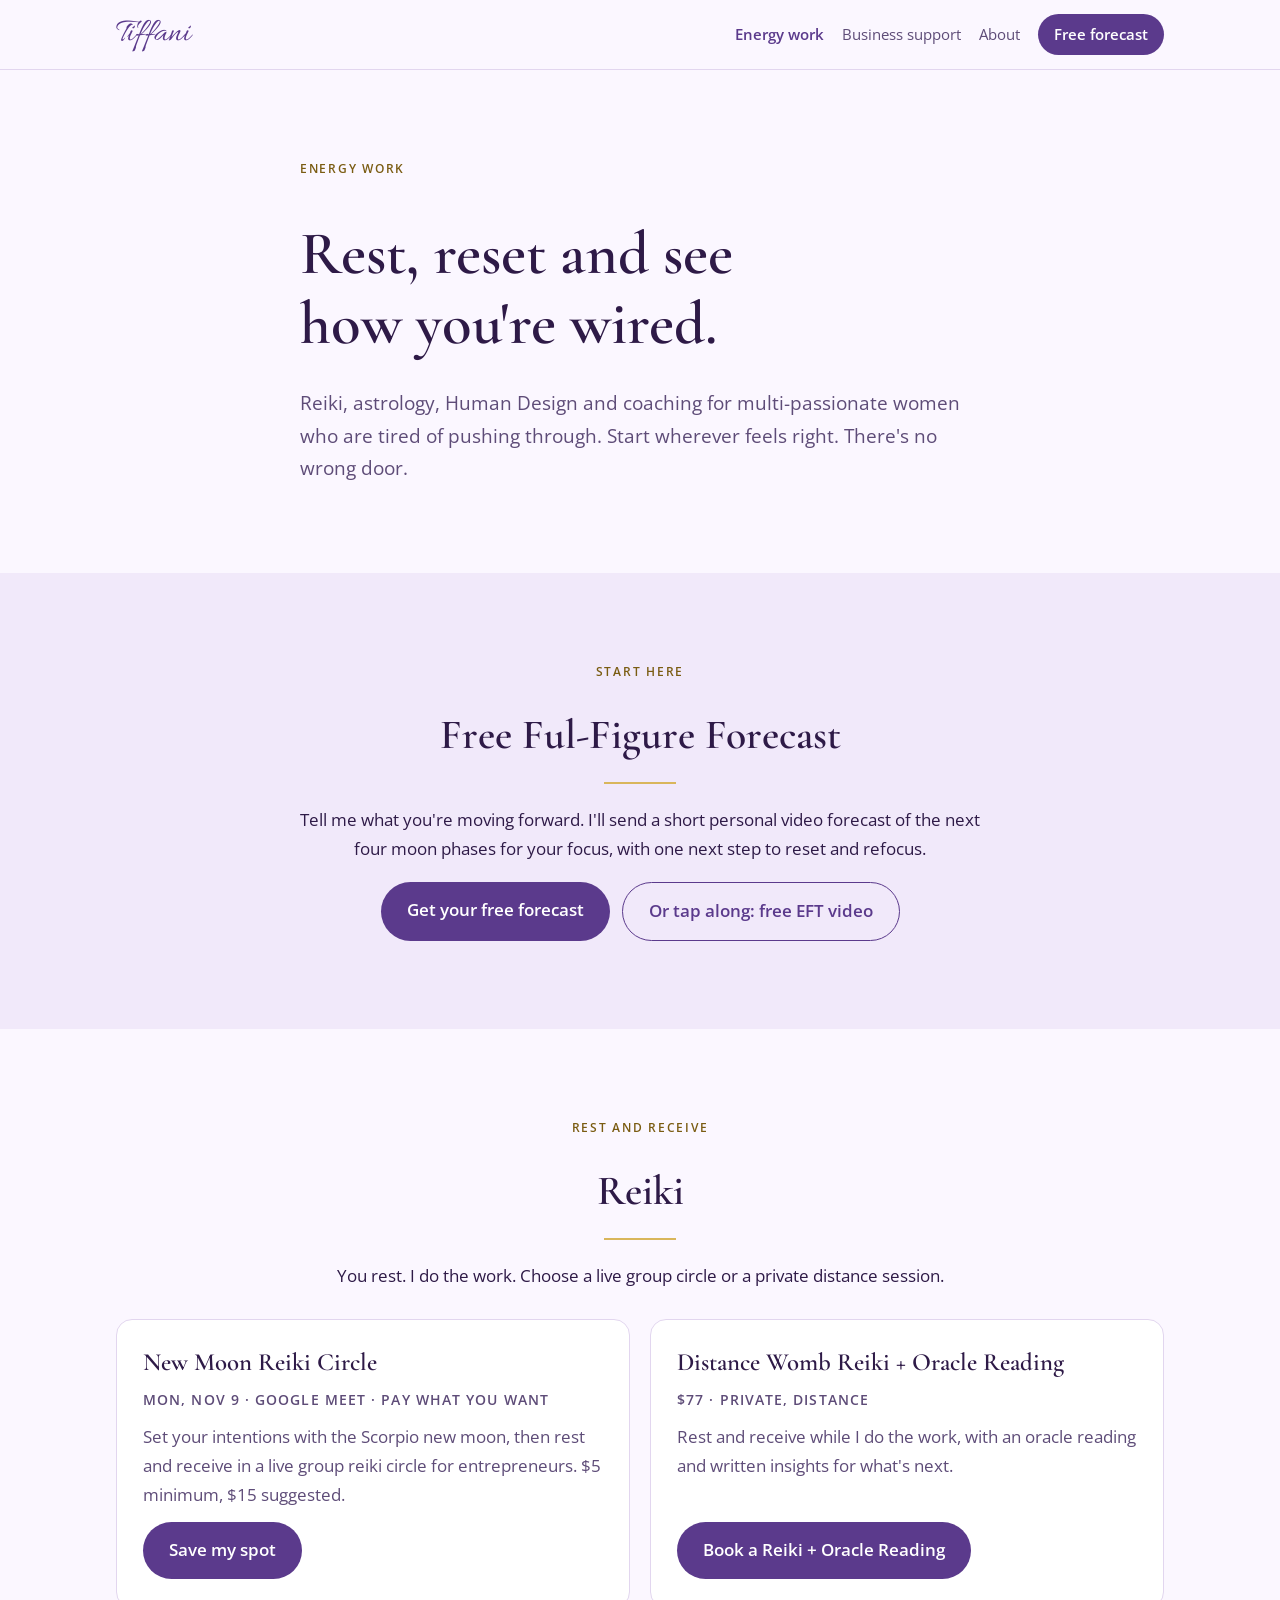
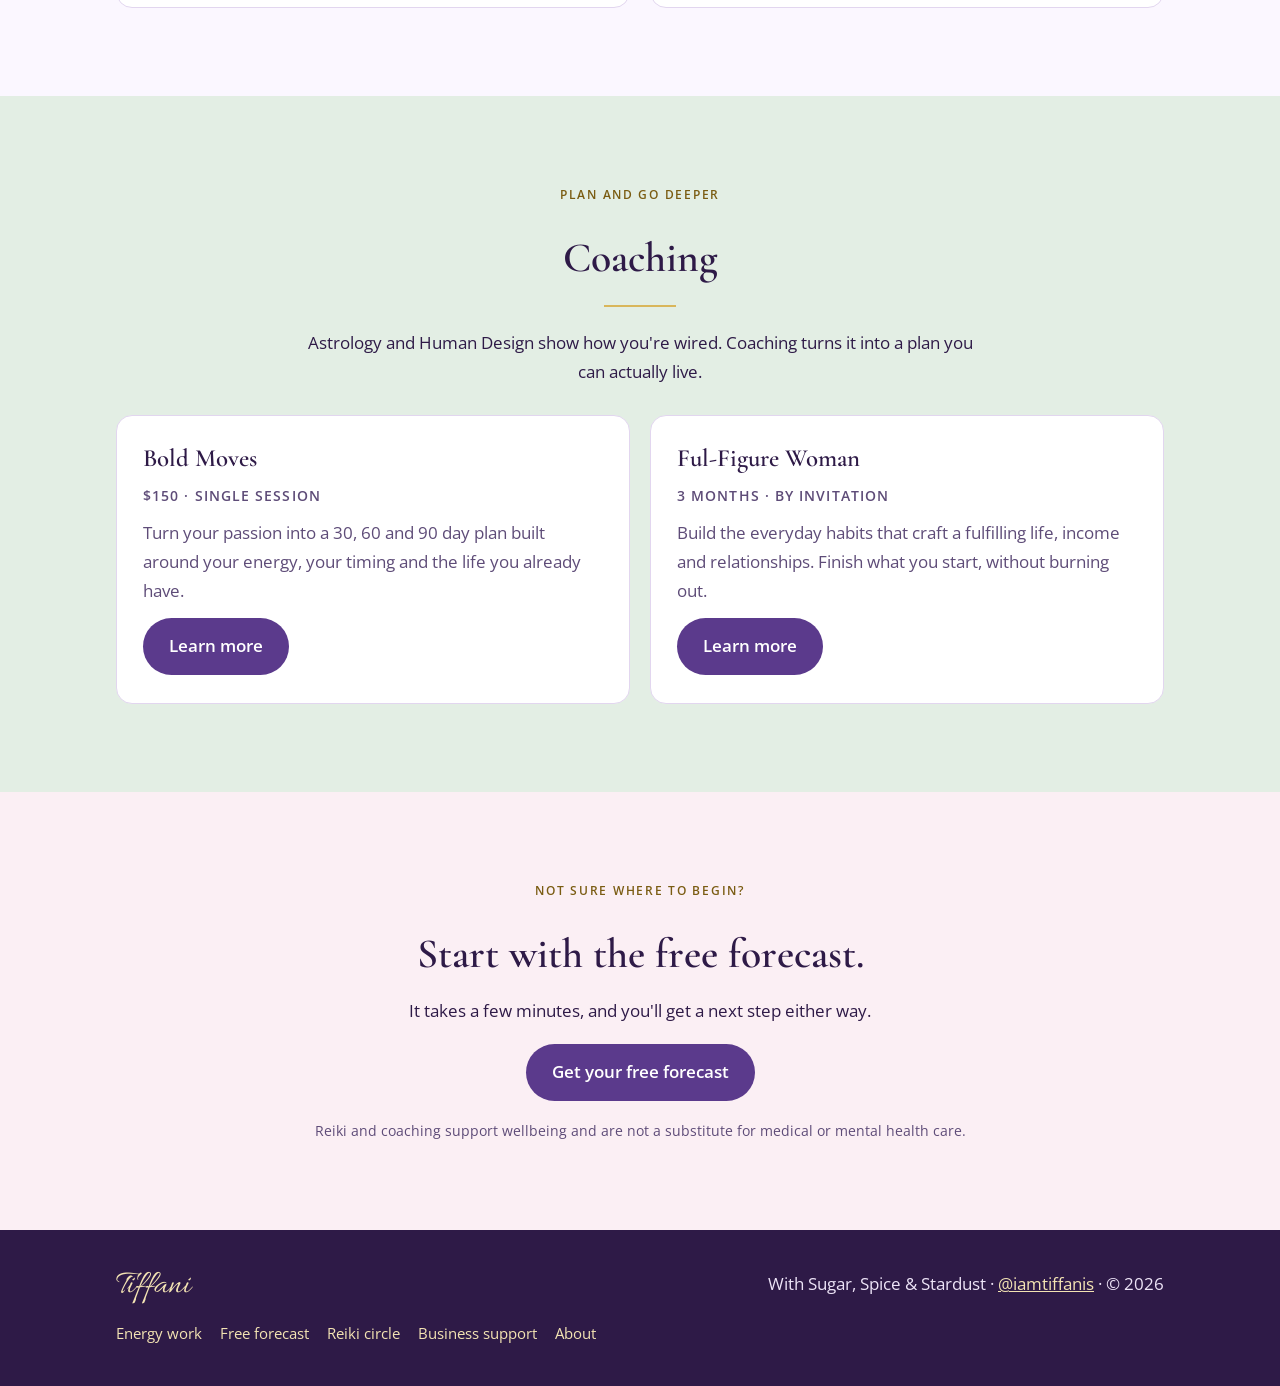
<file: energy.html>
<!doctype html>
<html lang="en">
<head>
<meta charset="utf-8">
<meta name="viewport" content="width=device-width, initial-scale=1, viewport-fit=cover">
<title>Reiki, Astrology & Coaching for Multi-Passionate Women | Tiffani Scott</title>
<meta name="claude:viewport-fit-sides" content="cover">
<meta name="description" content="Distance reiki, reiki circles, astrology and Human Design coaching for multi-passionate women. Start with a free 30-day reset forecast.">
<link rel="preconnect" href="https://fonts.googleapis.com">
<link rel="preconnect" href="https://fonts.gstatic.com" crossorigin>
<link rel="stylesheet" href="https://fonts.googleapis.com/css2?family=Allura&family=Cormorant+Garamond:ital,wght@0,500;0,600;1,500&family=Open+Sans:wght@400;600&display=swap">
<link rel="stylesheet" href="styles.css?v=2">
<!-- seo -->
<link rel="canonical" href="https://iamtiffanis.github.io/Iamtiffanis/energy.html">
<link rel="icon" href="favicon.svg" type="image/svg+xml">
<meta property="og:type" content="website">
<meta property="og:site_name" content="Tiffani Scott">
<meta property="og:title" content="Reiki, Astrology &amp; Coaching for Multi-Passionate Women | Tiffani Scott">
<meta property="og:description" content="Distance reiki, reiki circles, astrology and Human Design coaching for multi-passionate women. Start with a free 30-day reset forecast.">
<meta property="og:url" content="https://iamtiffanis.github.io/Iamtiffanis/energy.html">
<meta property="og:image" content="https://iamtiffanis.github.io/Iamtiffanis/og-image.jpg">
<meta property="og:image:width" content="1200">
<meta property="og:image:height" content="630">
<meta property="og:image:alt" content="Tiffani Scott, reiki, astrology and business support">
<meta name="twitter:card" content="summary_large_image">
<!-- /seo -->
</head>
<body>

<header class="site-header">
  <div class="wrap">
    <a class="logo" href="index.html">Tiffani</a>
    <nav class="nav" aria-label="Main">
      <a href="energy.html" aria-current="page">Energy work</a>
      <a href="business-support.html">Business support</a>
      <a href="about.html">About</a>
      <a class="nav-cta" href="forecast.html">Free forecast</a>
    </nav>
  </div>
</header>

<main>
  <section class="band">
    <div class="wrap"><div class="narrow stack-lg">
      <p class="eyebrow">Energy work</p>
      <h1>Rest, reset and see how you're wired.</h1>
      <p class="lede">Reiki, astrology, Human Design and coaching for multi-passionate women who are tired of pushing through. Start wherever feels right. There's no wrong door.</p>
    </div></div>
  </section>

  <section class="band lilac">
    <div class="wrap stack-lg">
      <div class="narrow stack center">
        <p class="eyebrow">Start here</p>
        <h2>Free Ful-Figure Forecast</h2>
        <hr class="rule">
        <p>Tell me what you're moving forward. I'll send a short personal video forecast of the next four moon phases for your focus, with one next step to reset and refocus.</p>
        <div class="actions"><a class="btn" href="forecast.html">Get your free forecast</a><a class="btn ghost" data-link="eft" href="#">Or tap along: free EFT video</a></div>
      </div>
    </div>
  </section>

  <section class="band" id="rest">
    <div class="wrap stack-lg">
      <div class="narrow stack center">
        <p class="eyebrow">Rest and receive</p>
        <h2>Reiki</h2>
        <hr class="rule">
        <p>You rest. I do the work. Choose a live group circle or a private distance session.</p>
      </div>
      <div class="path">
        <article class="step">
          <h3>New Moon Reiki Circle</h3>
          <span class="price">Mon, Nov 9 · Google Meet · pay what you want</span>
          <p>Set your intentions with the Scorpio new moon, then rest and receive in a live group reiki circle for entrepreneurs. $5 minimum, $15 suggested.</p>
          <a class="btn" href="reiki-circle.html">Save my spot</a>
        </article>
        <article class="step">
          <h3>Distance Womb Reiki + Oracle Reading</h3>
          <span class="price">$77 · private, distance</span>
          <p>Rest and receive while I do the work, with an oracle reading and written insights for what's next.</p>
          <a class="btn" data-link="reiki" href="#">Book a Reiki + Oracle Reading</a>
        </article>
      </div>
    </div>
  </section>

  <section class="band sage" id="plan">
    <div class="wrap stack-lg">
      <div class="narrow stack center">
        <p class="eyebrow">Plan and go deeper</p>
        <h2>Coaching</h2>
        <hr class="rule">
        <p>Astrology and Human Design show how you're wired. Coaching turns it into a plan you can actually live.</p>
      </div>
      <div class="path">
        <article class="step">
          <h3>Bold Moves</h3>
          <span class="price">$150 · single session</span>
          <p>Turn your passion into a 30, 60 and 90 day plan built around your energy, your timing and the life you already have.</p>
          <a class="btn" href="bold-moves.html">Learn more</a>
        </article>
        <article class="step">
          <h3>Ful-Figure Woman</h3>
          <span class="price">3 months · by invitation</span>
          <p>Build the everyday habits that craft a fulfilling life, income and relationships. Finish what you start, without burning out.</p>
          <a class="btn" href="ful-figure-woman.html">Learn more</a>
        </article>
      </div>
    </div>
  </section>

  <section class="band blush">
    <div class="wrap"><div class="narrow stack center">
      <p class="eyebrow">Not sure where to begin?</p>
      <h2>Start with the free forecast.</h2>
      <p>It takes a few minutes, and you'll get a next step either way.</p>
      <div class="actions"><a class="btn" href="forecast.html">Get your free forecast</a></div>
      <p class="note">Reiki and coaching support wellbeing and are not a substitute for medical or mental health care.</p>
    </div></div>
  </section>
</main>

<footer class="site-footer">
  <div class="wrap">
    <div class="stack"><span class="logo">Tiffani</span>
    <nav class="footer-nav" aria-label="Footer">
      <a href="energy.html">Energy work</a>
      <a href="forecast.html">Free forecast</a>
      <a href="reiki-circle.html">Reiki circle</a>
      <a href="business-support.html">Business support</a>
      <a href="about.html">About</a>
    </nav></div>
    <p>With Sugar, Spice &amp; Stardust · <a href="https://www.instagram.com/iamtiffanis" target="_blank" rel="noopener">@iamtiffanis</a> · © <span id="year">2026</span></p>
  </div>
</footer>

<script src="site.js?v=2"></script>
</body>
</html>
</file>
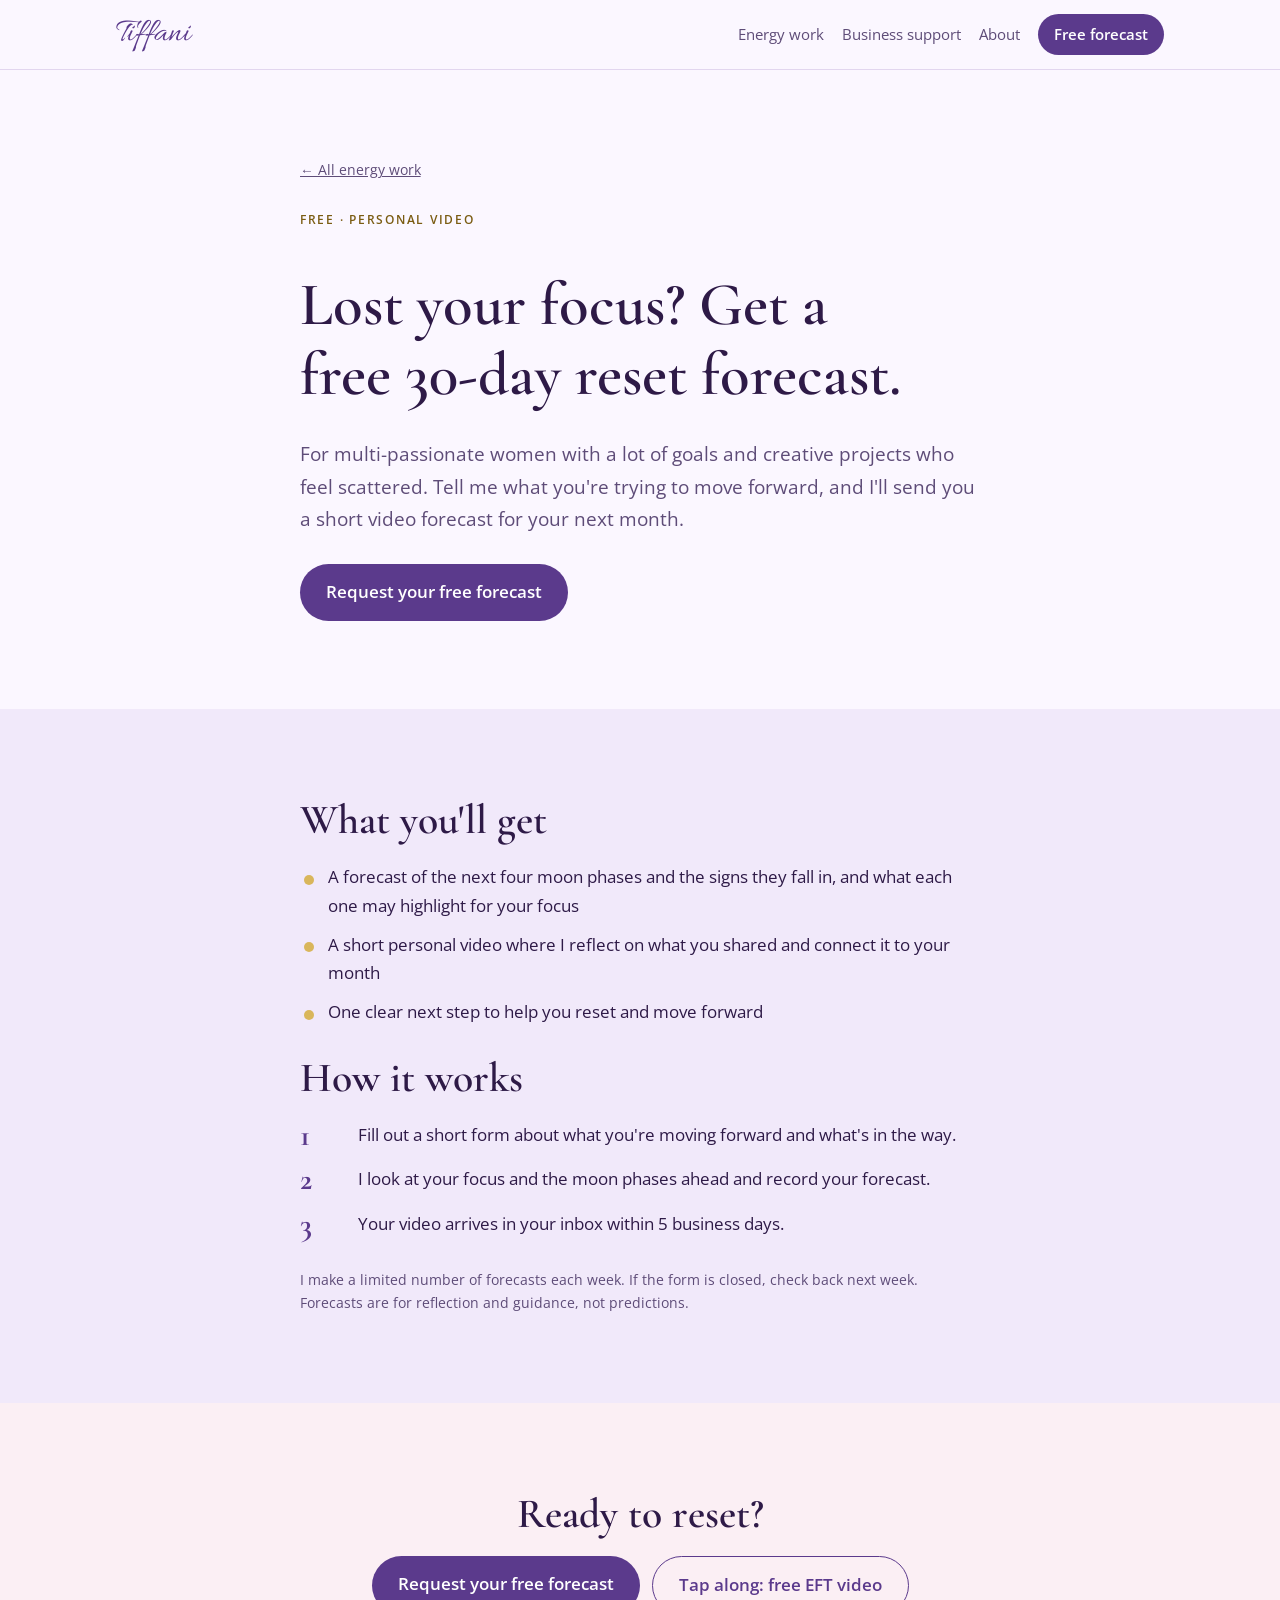
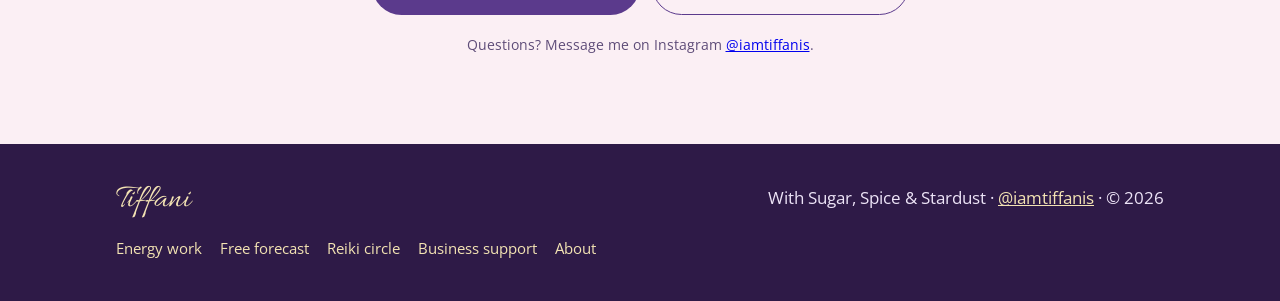
<file: forecast.html>
<!doctype html>
<html lang="en">
<head>
<meta charset="utf-8">
<meta name="viewport" content="width=device-width, initial-scale=1, viewport-fit=cover">
<title>Free 30-Day Reset Forecast | Tiffani Scott</title>
<meta name="claude:viewport-fit-sides" content="cover">
<meta name="description" content="Feeling scattered? Get a free personal video forecast of the next four moon phases for your goals, plus one next step to reset and refocus.">
<link rel="preconnect" href="https://fonts.googleapis.com">
<link rel="preconnect" href="https://fonts.gstatic.com" crossorigin>
<link rel="stylesheet" href="https://fonts.googleapis.com/css2?family=Allura&family=Cormorant+Garamond:ital,wght@0,500;0,600;1,500&family=Open+Sans:wght@400;600&display=swap">
<link rel="stylesheet" href="styles.css?v=2">
<!-- seo -->
<link rel="canonical" href="https://iamtiffanis.github.io/Iamtiffanis/forecast.html">
<link rel="icon" href="favicon.svg" type="image/svg+xml">
<meta property="og:type" content="website">
<meta property="og:site_name" content="Tiffani Scott">
<meta property="og:title" content="Free 30-Day Reset Forecast | Tiffani Scott">
<meta property="og:description" content="Feeling scattered? Get a free personal video forecast of the next four moon phases for your goals, plus one next step to reset and refocus.">
<meta property="og:url" content="https://iamtiffanis.github.io/Iamtiffanis/forecast.html">
<meta property="og:image" content="https://iamtiffanis.github.io/Iamtiffanis/og-image.jpg">
<meta property="og:image:width" content="1200">
<meta property="og:image:height" content="630">
<meta property="og:image:alt" content="Tiffani Scott, reiki, astrology and business support">
<meta name="twitter:card" content="summary_large_image">
<!-- /seo -->
</head>
<body>
<header class="site-header">
  <div class="wrap">
    <a class="logo" href="index.html">Tiffani</a>
    <nav class="nav" aria-label="Main">
      <a href="energy.html" aria-current="true">Energy work</a>
      <a href="business-support.html">Business support</a>
      <a href="about.html">About</a>
      <a class="nav-cta" href="forecast.html">Free forecast</a>
    </nav>
  </div>
</header>
<main>

  <section class="band">
    <div class="wrap"><div class="narrow stack-lg">
      <p class="crumb"><a href="energy.html">&larr; All energy work</a></p>
      <p class="eyebrow">Free · personal video</p>
      <h1>Lost your focus? Get a free 30-day reset forecast.</h1>
      <p class="lede">For multi-passionate women with a lot of goals and creative projects who feel scattered. Tell me what you're trying to move forward, and I'll send you a short video forecast for your next month.</p>
      <div class="actions"><a class="btn" data-link="forecast" href="#">Request your free forecast</a></div>
    </div></div>
  </section>
  <section class="band lilac">
    <div class="wrap"><div class="narrow stack-lg">
      <div class="stack">
        <h2>What you'll get</h2>
        <ul class="checks">
          <li>A forecast of the next four moon phases and the signs they fall in, and what each one may highlight for your focus</li>
          <li>A short personal video where I reflect on what you shared and connect it to your month</li>
          <li>One clear next step to help you reset and move forward</li>
        </ul>
      </div>
      <div class="stack">
        <h2>How it works</h2>
        <ol class="craft">
          <li><b>1</b><span>Fill out a short form about what you're moving forward and what's in the way.</span></li>
          <li><b>2</b><span>I look at your focus and the moon phases ahead and record your forecast.</span></li>
          <li><b>3</b><span>Your video arrives in your inbox within 5 business days.</span></li>
        </ol>
      </div>
      <p class="note">I make a limited number of forecasts each week. If the form is closed, check back next week. Forecasts are for reflection and guidance, not predictions.</p>
    </div></div>
  </section>
  <section class="band blush">
    <div class="wrap"><div class="narrow stack center">
      <h2>Ready to reset?</h2>
      <div class="actions">
        <a class="btn" data-link="forecast" href="#">Request your free forecast</a>
        <a class="btn ghost" data-link="eft" href="#">Tap along: free EFT video</a>
      </div>
      <p class="note">Questions? Message me on Instagram <a href="https://www.instagram.com/iamtiffanis" target="_blank" rel="noopener">@iamtiffanis</a>.</p>
    </div></div>
  </section>
</main>
<footer class="site-footer">
  <div class="wrap">
    <div class="stack"><span class="logo">Tiffani</span>
    <nav class="footer-nav" aria-label="Footer">
      <a href="energy.html">Energy work</a>
      <a href="forecast.html">Free forecast</a>
      <a href="reiki-circle.html">Reiki circle</a>
      <a href="business-support.html">Business support</a>
      <a href="about.html">About</a>
    </nav></div>
    <p>With Sugar, Spice &amp; Stardust · <a href="https://www.instagram.com/iamtiffanis" target="_blank" rel="noopener">@iamtiffanis</a> · © <span id="year">2026</span></p>
  </div>
</footer>
<script src="site.js?v=2"></script>
</body>
</html>
</file>
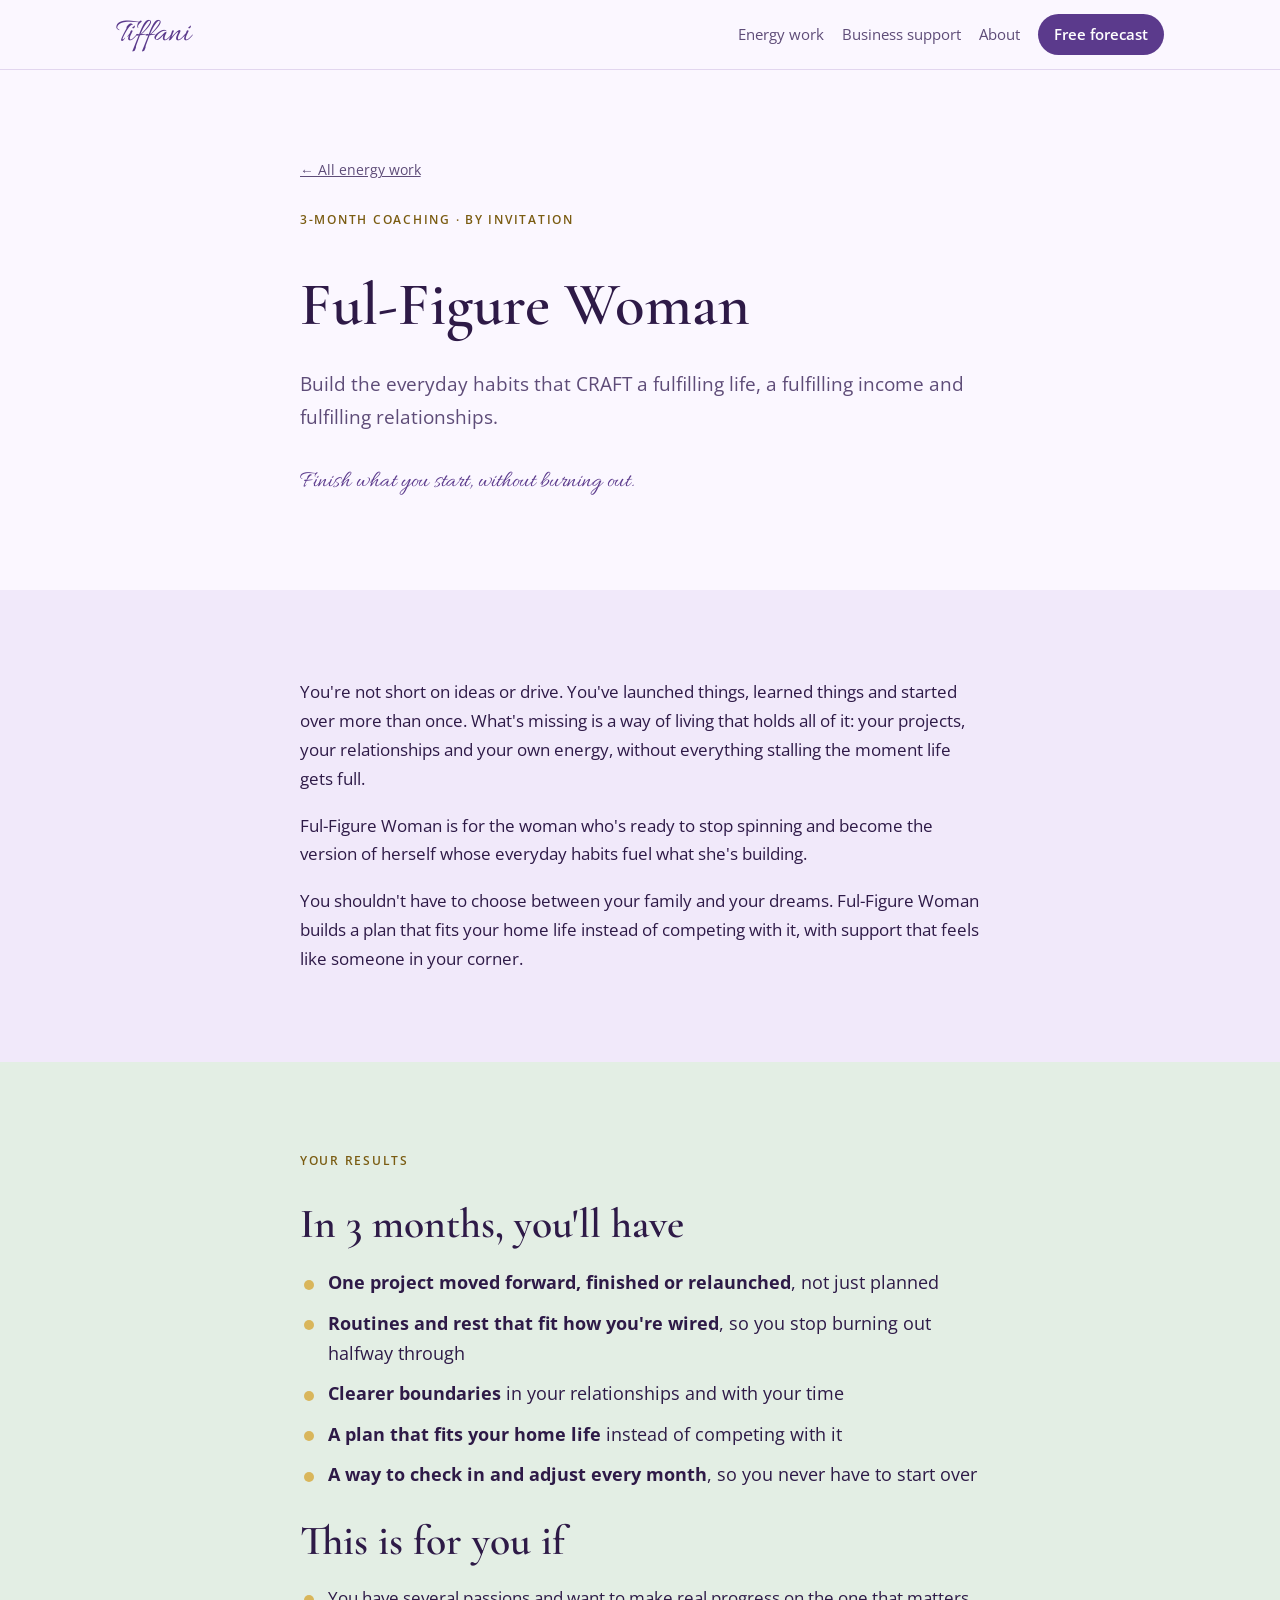
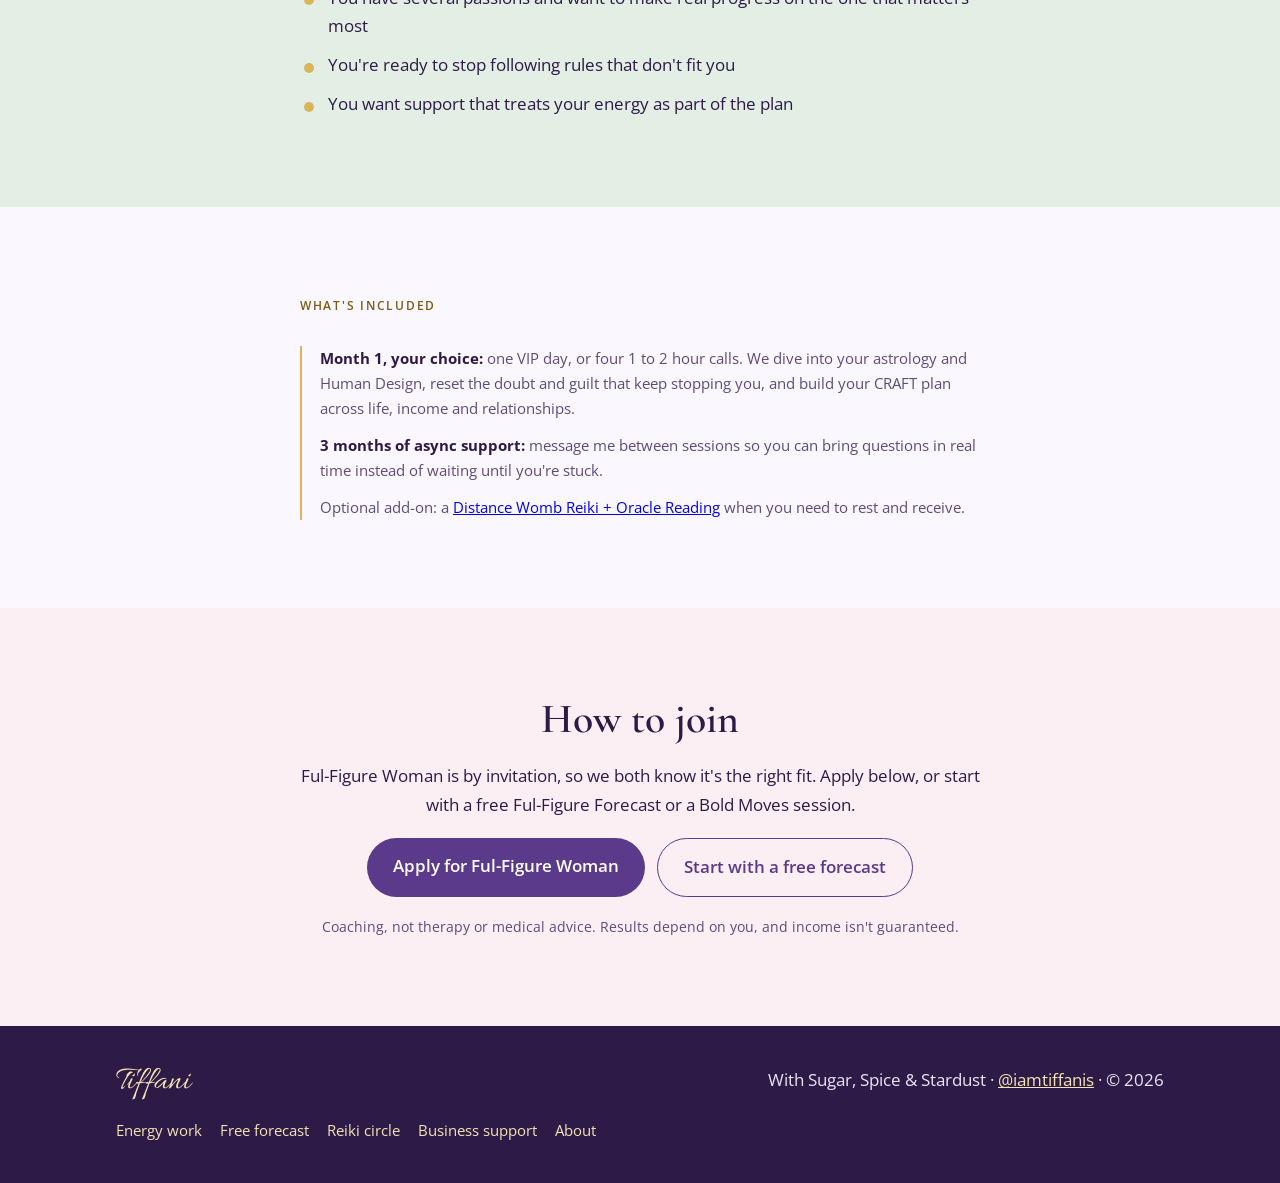
<file: ful-figure-woman.html>
<!doctype html>
<html lang="en">
<head>
<meta charset="utf-8">
<meta name="viewport" content="width=device-width, initial-scale=1, viewport-fit=cover">
<title>Ful-Figure Woman 3-Month Coaching | Tiffani Scott</title>
<meta name="claude:viewport-fit-sides" content="cover">
<meta name="description" content="3-month coaching to build the habits that create a fulfilling life, income and relationships. Finish what you start without burning out.">
<link rel="preconnect" href="https://fonts.googleapis.com">
<link rel="preconnect" href="https://fonts.gstatic.com" crossorigin>
<link rel="stylesheet" href="https://fonts.googleapis.com/css2?family=Allura&family=Cormorant+Garamond:ital,wght@0,500;0,600;1,500&family=Open+Sans:wght@400;600&display=swap">
<link rel="stylesheet" href="styles.css?v=2">
<!-- seo -->
<link rel="canonical" href="https://iamtiffanis.github.io/Iamtiffanis/ful-figure-woman.html">
<link rel="icon" href="favicon.svg" type="image/svg+xml">
<meta property="og:type" content="website">
<meta property="og:site_name" content="Tiffani Scott">
<meta property="og:title" content="Ful-Figure Woman 3-Month Coaching | Tiffani Scott">
<meta property="og:description" content="3-month coaching to build the habits that create a fulfilling life, income and relationships. Finish what you start without burning out.">
<meta property="og:url" content="https://iamtiffanis.github.io/Iamtiffanis/ful-figure-woman.html">
<meta property="og:image" content="https://iamtiffanis.github.io/Iamtiffanis/og-image.jpg">
<meta property="og:image:width" content="1200">
<meta property="og:image:height" content="630">
<meta property="og:image:alt" content="Tiffani Scott, reiki, astrology and business support">
<meta name="twitter:card" content="summary_large_image">
<!-- /seo -->
</head>
<body>
<header class="site-header">
  <div class="wrap">
    <a class="logo" href="index.html">Tiffani</a>
    <nav class="nav" aria-label="Main">
      <a href="energy.html" aria-current="true">Energy work</a>
      <a href="business-support.html">Business support</a>
      <a href="about.html">About</a>
      <a class="nav-cta" href="forecast.html">Free forecast</a>
    </nav>
  </div>
</header>
<main>

  <section class="band">
    <div class="wrap"><div class="narrow stack-lg">
      <p class="crumb"><a href="energy.html">&larr; All energy work</a></p>
      <p class="eyebrow">3-month coaching · by invitation</p>
      <h1>Ful-Figure Woman</h1>
      <p class="lede">Build the everyday habits that CRAFT a fulfilling life, a fulfilling income and fulfilling relationships.</p>
      <p><span class="script">Finish what you start, without burning out.</span></p>
    </div></div>
  </section>
  <section class="band lilac">
    <div class="wrap"><div class="narrow stack">
      <p>You're not short on ideas or drive. You've launched things, learned things and started over more than once. What's missing is a way of living that holds all of it: your projects, your relationships and your own energy, without everything stalling the moment life gets full.</p>
      <p>Ful-Figure Woman is for the woman who's ready to stop spinning and become the version of herself whose everyday habits fuel what she's building.</p>
      <p>You shouldn't have to choose between your family and your dreams. Ful-Figure Woman builds a plan that fits your home life instead of competing with it, with support that feels like someone in your corner.</p>
    </div></div>
  </section>
  <section class="band sage">
    <div class="wrap"><div class="narrow stack-lg">
      <div class="stack">
        <p class="eyebrow">Your results</p>
        <h2>In 3 months, you'll have</h2>
        <ul class="checks results">
          <li><b>One project moved forward, finished or relaunched</b>, not just planned</li>
          <li><b>Routines and rest that fit how you're wired</b>, so you stop burning out halfway through</li>
          <li><b>Clearer boundaries</b> in your relationships and with your time</li>
          <li><b>A plan that fits your home life</b> instead of competing with it</li>
          <li><b>A way to check in and adjust every month</b>, so you never have to start over</li>
        </ul>
      </div>
      <div class="stack">
        <h2>This is for you if</h2>
        <ul class="checks">
          <li>You have several passions and want to make real progress on the one that matters most</li>
          <li>You're ready to stop following rules that don't fit you</li>
          <li>You want support that treats your energy as part of the plan</li>
        </ul>
      </div>
    </div></div>
  </section>
  <section class="band">
    <div class="wrap"><div class="narrow stack">
      <p class="eyebrow">What's included</p>
      <div class="included">
        <p><b>Month 1, your choice:</b> one VIP day, or four 1 to 2 hour calls. We dive into your astrology and Human Design, reset the doubt and guilt that keep stopping you, and build your CRAFT plan across life, income and relationships.</p>
        <p><b>3 months of async support:</b> message me between sessions so you can bring questions in real time instead of waiting until you're stuck.</p>
        <p>Optional add-on: a <a data-link="reiki" href="#">Distance Womb Reiki + Oracle Reading</a> when you need to rest and receive.</p>
      </div>
    </div></div>
  </section>
  <section class="band blush">
    <div class="wrap"><div class="narrow stack center">
      <h2>How to join</h2>
      <p>Ful-Figure Woman is by invitation, so we both know it's the right fit. Apply below, or start with a free Ful-Figure Forecast or a Bold Moves session.</p>
      <div class="actions"><a class="btn" data-link="apply" href="#">Apply for Ful-Figure Woman</a><a class="btn ghost" href="forecast.html">Start with a free forecast</a></div>
      <p class="note">Coaching, not therapy or medical advice. Results depend on you, and income isn't guaranteed.</p>
    </div></div>
  </section>
</main>
<footer class="site-footer">
  <div class="wrap">
    <div class="stack"><span class="logo">Tiffani</span>
    <nav class="footer-nav" aria-label="Footer">
      <a href="energy.html">Energy work</a>
      <a href="forecast.html">Free forecast</a>
      <a href="reiki-circle.html">Reiki circle</a>
      <a href="business-support.html">Business support</a>
      <a href="about.html">About</a>
    </nav></div>
    <p>With Sugar, Spice &amp; Stardust · <a href="https://www.instagram.com/iamtiffanis" target="_blank" rel="noopener">@iamtiffanis</a> · © <span id="year">2026</span></p>
  </div>
</footer>
<script src="site.js?v=2"></script>
</body>
</html>
</file>
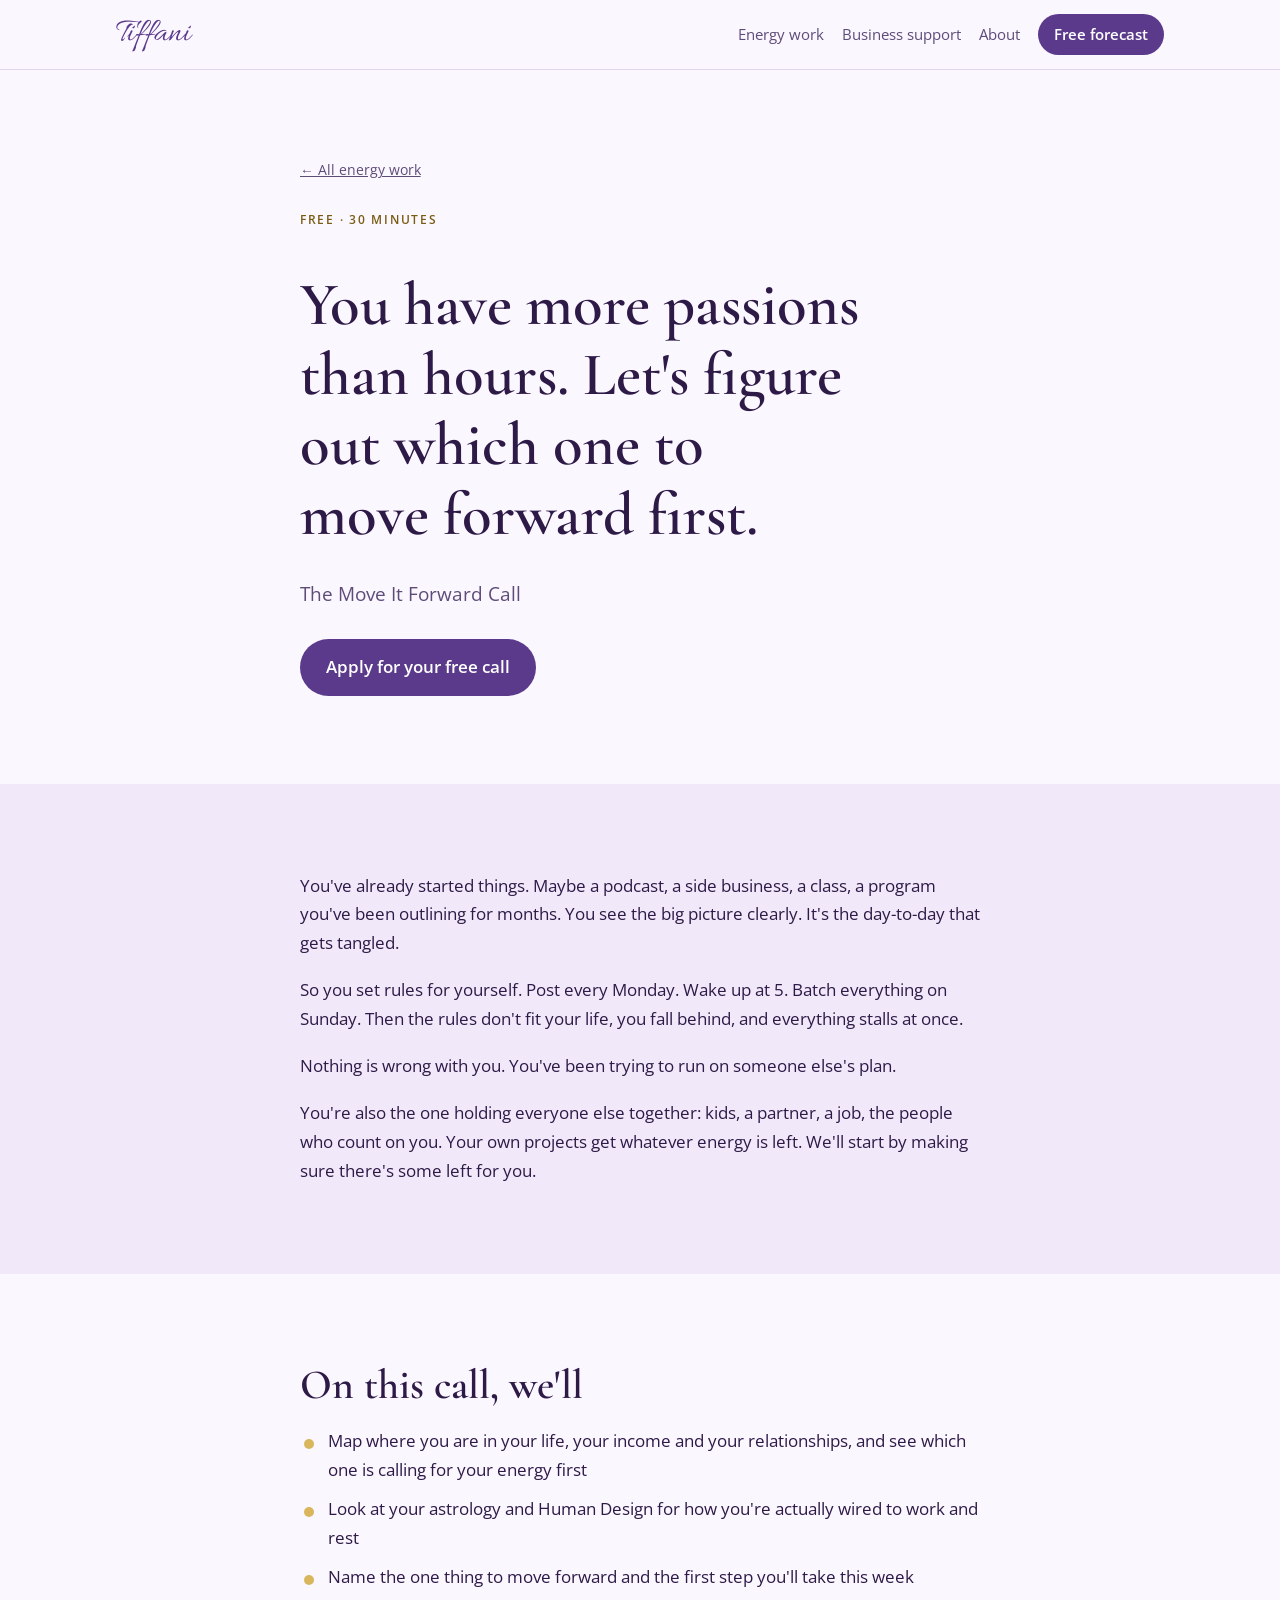
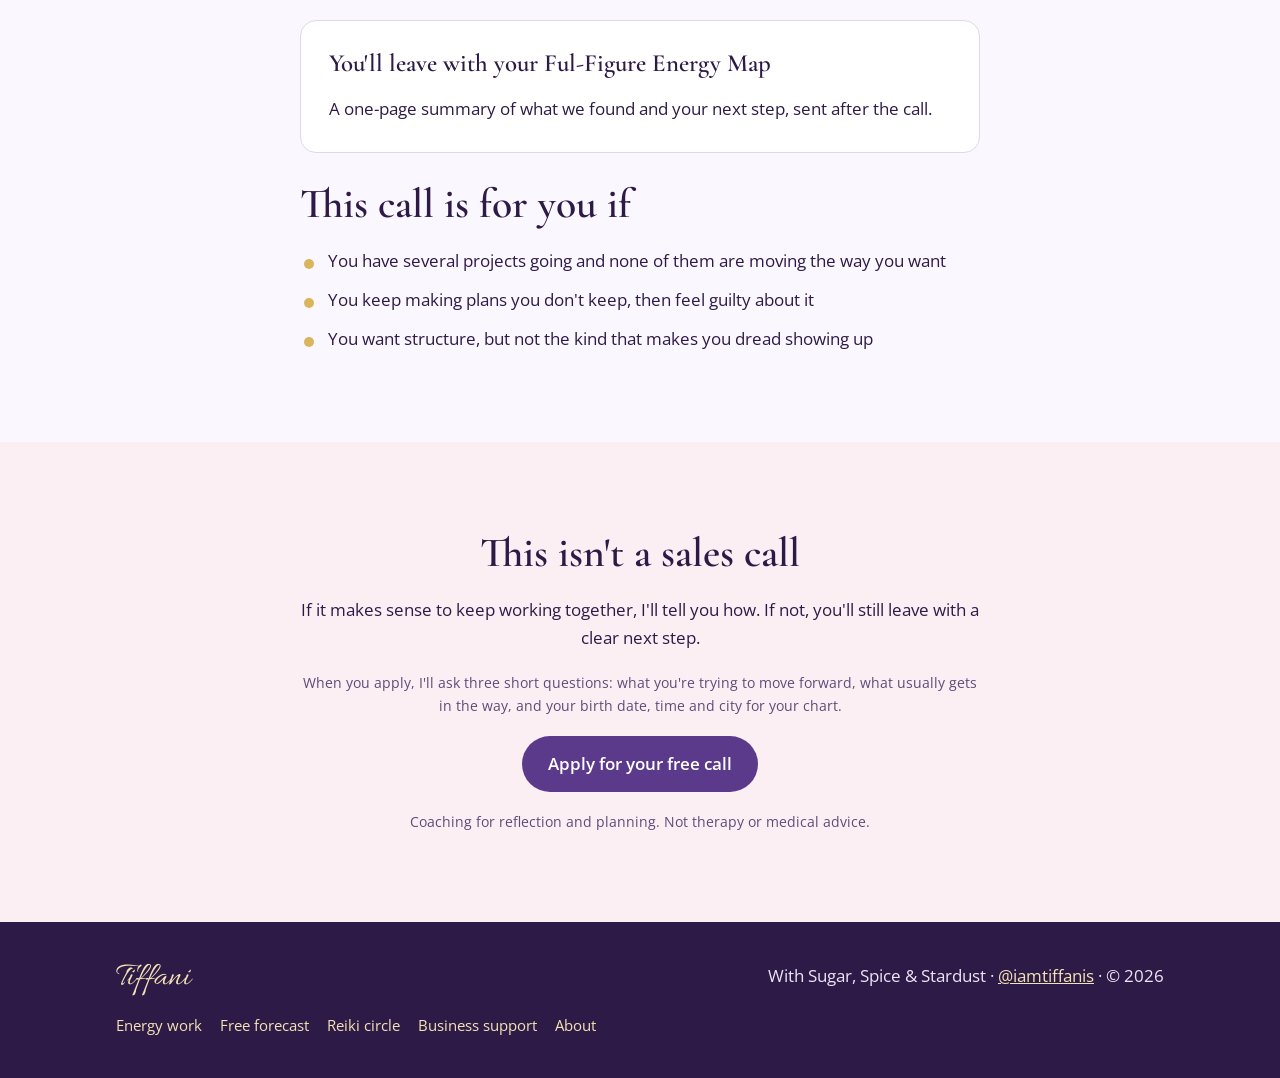
<file: move-it-forward.html>
<!doctype html>
<html lang="en">
<head>
<meta charset="utf-8">
<meta name="viewport" content="width=device-width, initial-scale=1, viewport-fit=cover">
<title>Move It Forward Call</title>
<meta name="claude:viewport-fit-sides" content="cover">
<meta name="description" content="A free 30-minute call to find the one thing to move forward first.">
<link rel="preconnect" href="https://fonts.googleapis.com">
<link rel="preconnect" href="https://fonts.gstatic.com" crossorigin>
<link rel="stylesheet" href="https://fonts.googleapis.com/css2?family=Allura&family=Cormorant+Garamond:ital,wght@0,500;0,600;1,500&family=Open+Sans:wght@400;600&display=swap">
<link rel="stylesheet" href="styles.css?v=2">
<!-- seo -->
<link rel="canonical" href="https://iamtiffanis.github.io/Iamtiffanis/move-it-forward.html">
<link rel="icon" href="favicon.svg" type="image/svg+xml">
<meta property="og:type" content="website">
<meta property="og:site_name" content="Tiffani Scott">
<meta property="og:title" content="Move It Forward Call">
<meta property="og:description" content="A free 30-minute call to find the one thing to move forward first.">
<meta property="og:url" content="https://iamtiffanis.github.io/Iamtiffanis/move-it-forward.html">
<meta property="og:image" content="https://iamtiffanis.github.io/Iamtiffanis/og-image.jpg">
<meta property="og:image:width" content="1200">
<meta property="og:image:height" content="630">
<meta property="og:image:alt" content="Tiffani Scott, reiki, astrology and business support">
<meta name="twitter:card" content="summary_large_image">
<meta name="robots" content="noindex">
<!-- /seo -->
</head>
<body>
<header class="site-header">
  <div class="wrap">
    <a class="logo" href="index.html">Tiffani</a>
    <nav class="nav" aria-label="Main">
      <a href="energy.html" aria-current="true">Energy work</a>
      <a href="business-support.html">Business support</a>
      <a href="about.html">About</a>
      <a class="nav-cta" href="forecast.html">Free forecast</a>
    </nav>
  </div>
</header>
<main>

  <section class="band">
    <div class="wrap"><div class="narrow stack-lg">
      <p class="crumb"><a href="energy.html">&larr; All energy work</a></p>
      <p class="eyebrow">Free · 30 minutes</p>
      <h1>You have more passions than hours. Let's figure out which one to move forward first.</h1>
      <p class="lede">The Move It Forward Call</p>
      <div class="actions"><a class="btn" data-link="booking" href="#">Apply for your free call</a></div>
    </div></div>
  </section>
  <section class="band lilac">
    <div class="wrap"><div class="narrow stack">
      <p>You've already started things. Maybe a podcast, a side business, a class, a program you've been outlining for months. You see the big picture clearly. It's the day-to-day that gets tangled.</p>
      <p>So you set rules for yourself. Post every Monday. Wake up at 5. Batch everything on Sunday. Then the rules don't fit your life, you fall behind, and everything stalls at once.</p>
      <p>Nothing is wrong with you. You've been trying to run on someone else's plan.</p>
      <p>You're also the one holding everyone else together: kids, a partner, a job, the people who count on you. Your own projects get whatever energy is left. We'll start by making sure there's some left for you.</p>
    </div></div>
  </section>
  <section class="band">
    <div class="wrap"><div class="narrow stack-lg">
      <div class="stack">
        <h2>On this call, we'll</h2>
        <ul class="checks">
          <li>Map where you are in your life, your income and your relationships, and see which one is calling for your energy first</li>
          <li>Look at your astrology and Human Design for how you're actually wired to work and rest</li>
          <li>Name the one thing to move forward and the first step you'll take this week</li>
        </ul>
      </div>
      <div class="card stack">
        <h3>You'll leave with your Ful-Figure Energy Map</h3>
        <p>A one-page summary of what we found and your next step, sent after the call.</p>
      </div>
      <div class="stack">
        <h2>This call is for you if</h2>
        <ul class="checks">
          <li>You have several projects going and none of them are moving the way you want</li>
          <li>You keep making plans you don't keep, then feel guilty about it</li>
          <li>You want structure, but not the kind that makes you dread showing up</li>
        </ul>
      </div>
    </div></div>
  </section>
  <section class="band blush">
    <div class="wrap"><div class="narrow stack center">
      <h2>This isn't a sales call</h2>
      <p>If it makes sense to keep working together, I'll tell you how. If not, you'll still leave with a clear next step.</p>
      <p class="note">When you apply, I'll ask three short questions: what you're trying to move forward, what usually gets in the way, and your birth date, time and city for your chart.</p>
      <div class="actions"><a class="btn" data-link="booking" href="#">Apply for your free call</a></div>
      <p class="note">Coaching for reflection and planning. Not therapy or medical advice.</p>
    </div></div>
  </section>
</main>
<footer class="site-footer">
  <div class="wrap">
    <div class="stack"><span class="logo">Tiffani</span>
    <nav class="footer-nav" aria-label="Footer">
      <a href="energy.html">Energy work</a>
      <a href="forecast.html">Free forecast</a>
      <a href="reiki-circle.html">Reiki circle</a>
      <a href="business-support.html">Business support</a>
      <a href="about.html">About</a>
    </nav></div>
    <p>With Sugar, Spice &amp; Stardust · <a href="https://www.instagram.com/iamtiffanis" target="_blank" rel="noopener">@iamtiffanis</a> · © <span id="year">2026</span></p>
  </div>
</footer>
<script src="site.js?v=2"></script>
</body>
</html>
</file>
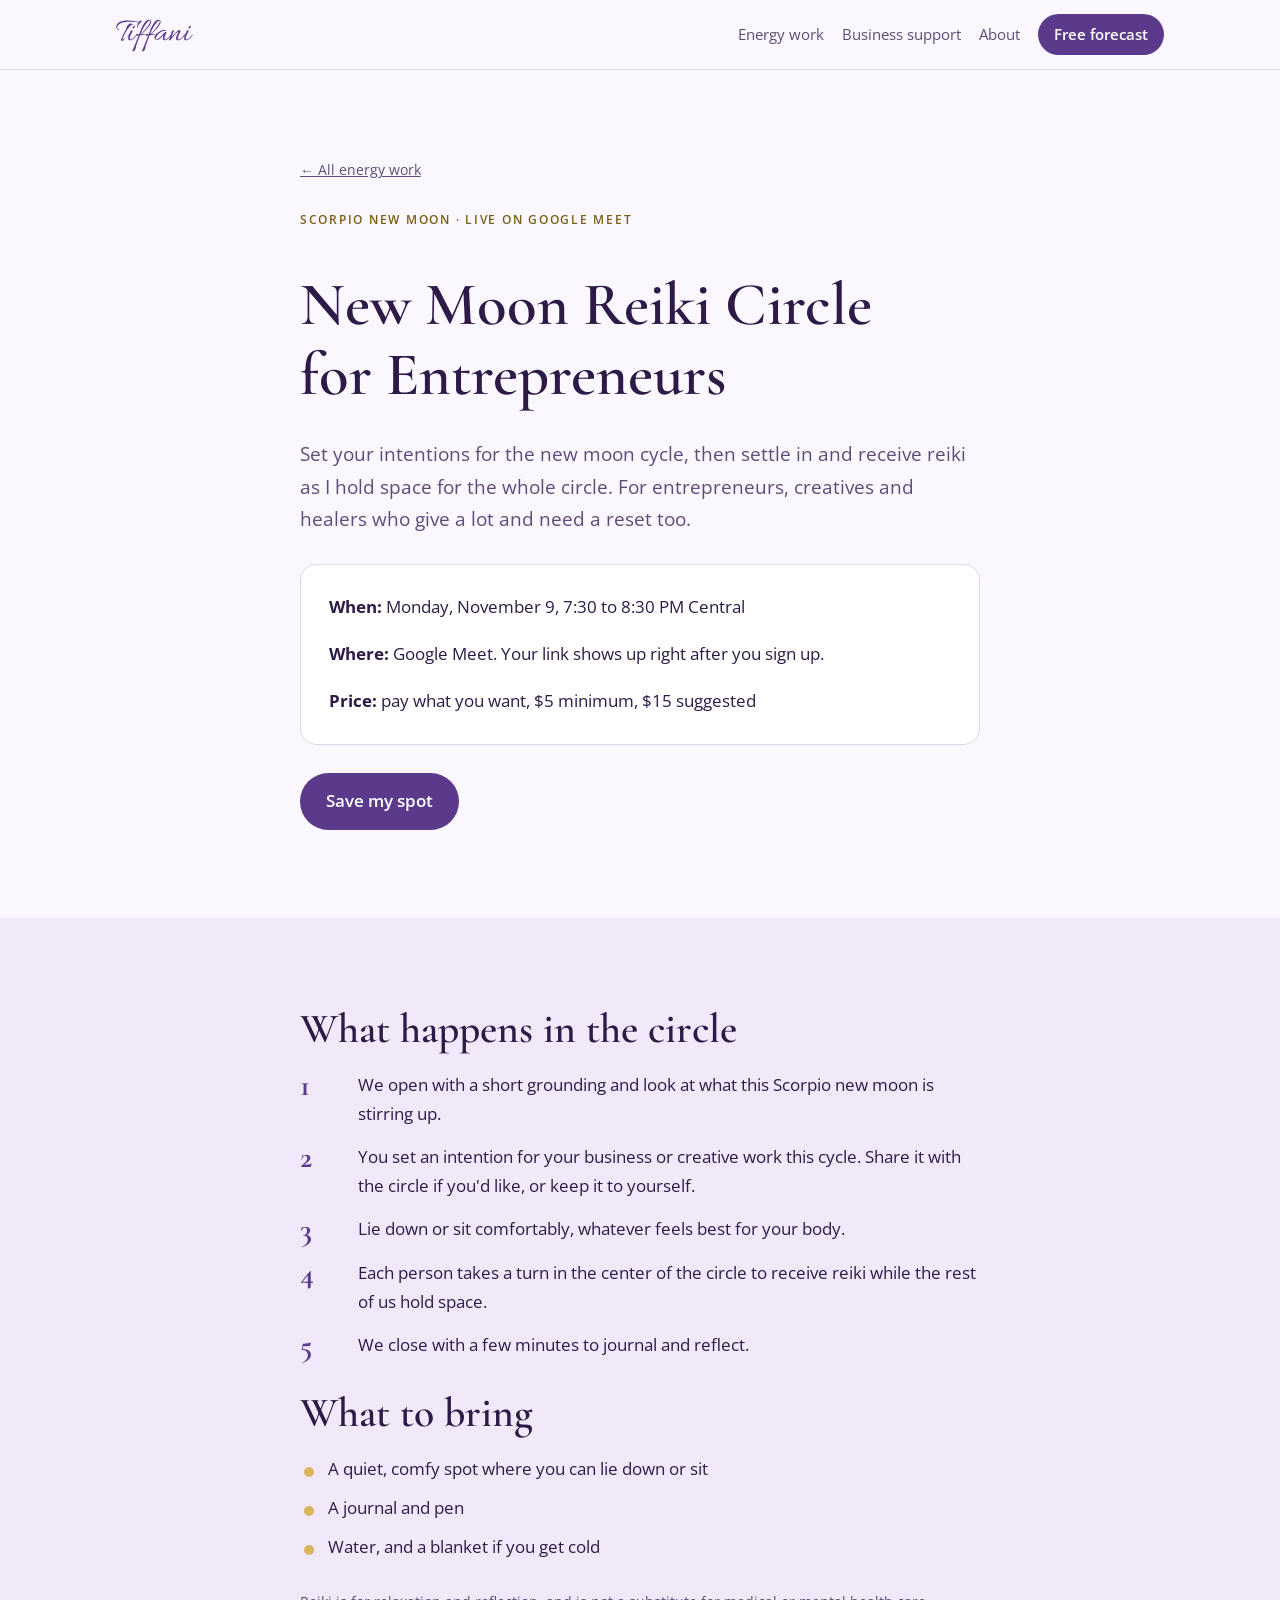
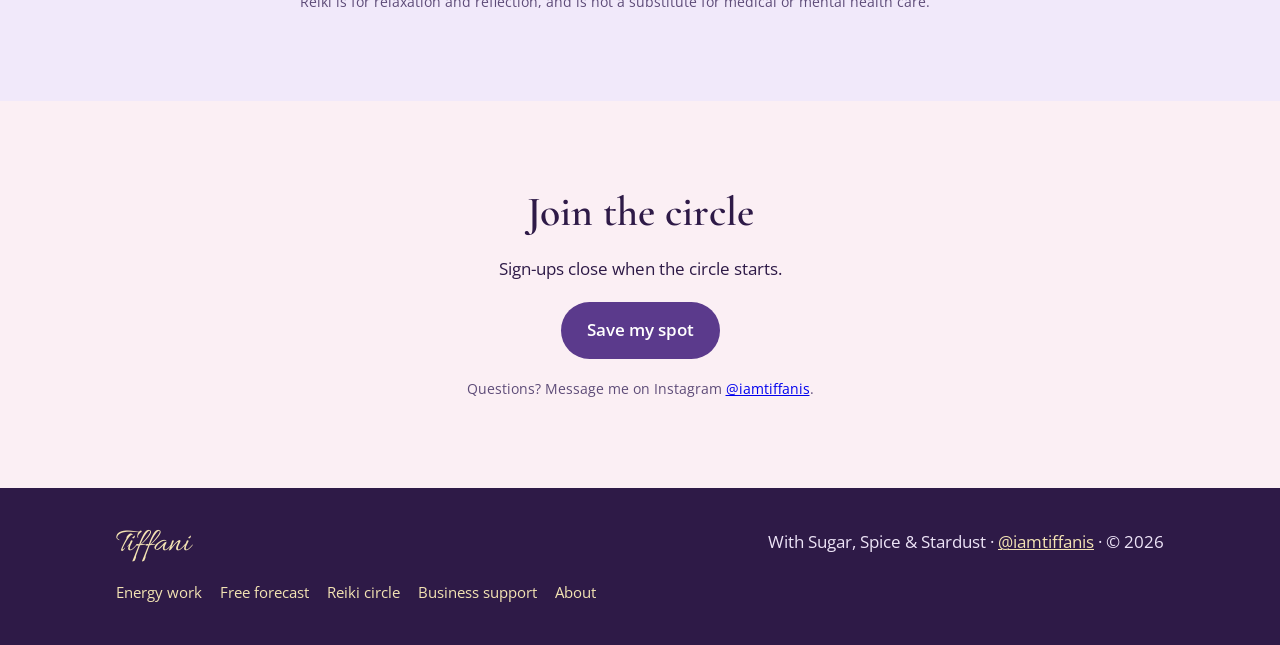
<file: reiki-circle.html>
<!doctype html>
<html lang="en">
<head>
<meta charset="utf-8">
<meta name="viewport" content="width=device-width, initial-scale=1, viewport-fit=cover">
<title>New Moon Reiki Circle for Entrepreneurs | Tiffani Scott</title>
<meta name="claude:viewport-fit-sides" content="cover">
<meta name="description" content="A live group reiki circle on Google Meet for entrepreneurs, creatives and healers. Monday, November 9, 7:30 PM Central. Pay what you want.">
<link rel="preconnect" href="https://fonts.googleapis.com">
<link rel="preconnect" href="https://fonts.gstatic.com" crossorigin>
<link rel="stylesheet" href="https://fonts.googleapis.com/css2?family=Allura&family=Cormorant+Garamond:ital,wght@0,500;0,600;1,500&family=Open+Sans:wght@400;600&display=swap">
<link rel="stylesheet" href="styles.css?v=2">
<!-- seo -->
<link rel="canonical" href="https://iamtiffanis.github.io/Iamtiffanis/reiki-circle.html">
<link rel="icon" href="favicon.svg" type="image/svg+xml">
<meta property="og:type" content="website">
<meta property="og:site_name" content="Tiffani Scott">
<meta property="og:title" content="New Moon Reiki Circle for Entrepreneurs | Tiffani Scott">
<meta property="og:description" content="A live group reiki circle on Google Meet for entrepreneurs, creatives and healers. Monday, November 9, 7:30 PM Central. Pay what you want.">
<meta property="og:url" content="https://iamtiffanis.github.io/Iamtiffanis/reiki-circle.html">
<meta property="og:image" content="https://iamtiffanis.github.io/Iamtiffanis/og-image.jpg">
<meta property="og:image:width" content="1200">
<meta property="og:image:height" content="630">
<meta property="og:image:alt" content="Tiffani Scott, reiki, astrology and business support">
<meta name="twitter:card" content="summary_large_image">
<!-- /seo -->
</head>
<body>
<header class="site-header">
  <div class="wrap">
    <a class="logo" href="index.html">Tiffani</a>
    <nav class="nav" aria-label="Main">
      <a href="energy.html" aria-current="true">Energy work</a>
      <a href="business-support.html">Business support</a>
      <a href="about.html">About</a>
      <a class="nav-cta" href="forecast.html">Free forecast</a>
    </nav>
  </div>
</header>
<main>

  <section class="band">
    <div class="wrap"><div class="narrow stack-lg">
      <p class="crumb"><a href="energy.html">&larr; All energy work</a></p>
      <p class="eyebrow">Scorpio new moon · live on Google Meet</p>
      <h1>New Moon Reiki Circle for Entrepreneurs</h1>
      <p class="lede">Set your intentions for the new moon cycle, then settle in and receive reiki as I hold space for the whole circle. For entrepreneurs, creatives and healers who give a lot and need a reset too.</p>
      <div class="card stack">
        <p><b>When:</b> Monday, November 9, 7:30 to 8:30 PM Central</p>
        <p><b>Where:</b> Google Meet. Your link shows up right after you sign up.</p>
        <p><b>Price:</b> pay what you want, $5 minimum, $15 suggested</p>
      </div>
      <div class="actions"><a class="btn" href="https://tally.so/r/0Vd040" target="_blank" rel="noopener">Save my spot</a></div>
    </div></div>
  </section>
  <section class="band lilac">
    <div class="wrap"><div class="narrow stack-lg">
      <div class="stack">
        <h2>What happens in the circle</h2>
        <ol class="craft">
          <li><b>1</b><span>We open with a short grounding and look at what this Scorpio new moon is stirring up.</span></li>
          <li><b>2</b><span>You set an intention for your business or creative work this cycle. Share it with the circle if you'd like, or keep it to yourself.</span></li>
          <li><b>3</b><span>Lie down or sit comfortably, whatever feels best for your body.</span></li>
          <li><b>4</b><span>Each person takes a turn in the center of the circle to receive reiki while the rest of us hold space.</span></li>
          <li><b>5</b><span>We close with a few minutes to journal and reflect.</span></li>
        </ol>
      </div>
      <div class="stack">
        <h2>What to bring</h2>
        <ul class="checks">
          <li>A quiet, comfy spot where you can lie down or sit</li>
          <li>A journal and pen</li>
          <li>Water, and a blanket if you get cold</li>
        </ul>
      </div>
      <p class="note">Reiki is for relaxation and reflection, and is not a substitute for medical or mental health care.</p>
    </div></div>
  </section>
  <section class="band blush">
    <div class="wrap"><div class="narrow stack center">
      <h2>Join the circle</h2>
      <p>Sign-ups close when the circle starts.</p>
      <div class="actions"><a class="btn" href="https://tally.so/r/0Vd040" target="_blank" rel="noopener">Save my spot</a></div>
      <p class="note">Questions? Message me on Instagram <a href="https://www.instagram.com/iamtiffanis" target="_blank" rel="noopener">@iamtiffanis</a>.</p>
    </div></div>
  </section>
</main>
<footer class="site-footer">
  <div class="wrap">
    <div class="stack"><span class="logo">Tiffani</span>
    <nav class="footer-nav" aria-label="Footer">
      <a href="energy.html">Energy work</a>
      <a href="forecast.html">Free forecast</a>
      <a href="reiki-circle.html">Reiki circle</a>
      <a href="business-support.html">Business support</a>
      <a href="about.html">About</a>
    </nav></div>
    <p>With Sugar, Spice &amp; Stardust · <a href="https://www.instagram.com/iamtiffanis" target="_blank" rel="noopener">@iamtiffanis</a> · © <span id="year">2026</span></p>
  </div>
</footer>
<script src="site.js?v=2"></script>
</body>
</html>
</file>
<file: styles.css>
/* Layout: soft lavender bands, one centered reading column, offer cards in a row that stacks on phones */
:root {
  --bg: #FBF7FF;        /* lavender white */
  --band: #F1E9FA;      /* light lilac */
  --blush: #FBEFF4;     /* blush pink */
  --sage: #E3EEE4;      /* sage mist */
  --ink: #2E1A47;       /* deep plum text */
  --muted: #5E4C78;     /* softer plum */
  --accent: #5B3A8C;    /* royal violet buttons */
  --on-accent: #FFFFFF;
  --gold: #D9B65B;      /* decorative gold */
  --gold-ink: #7A5C12;  /* gold for text */
  --edge: #E2D6EF;
  --display: "Cormorant Garamond", Georgia, "Times New Roman", serif;
  --body: "Open Sans", "Helvetica Neue", Arial, sans-serif;
  --script: "Allura", "Brush Script MT", cursive;
  color-scheme: light;
}

* { box-sizing: border-box; }
html { scroll-behavior: smooth; }
body {
  margin: 0;
  background: var(--bg);
  color: var(--ink);
  font-family: var(--body);
  font-size: 1.0625rem;
  line-height: 1.7;
}
img { max-width: 100%; }

.wrap {
  max-width: 1080px;
  margin: 0 auto;
  padding-left: max(16px, env(safe-area-inset-left, 0px));
  padding-right: max(16px, env(safe-area-inset-right, 0px));
}
.narrow { max-width: 680px; margin: 0 auto; }

/* Header */
.site-header { border-bottom: 1px solid var(--edge); background: var(--bg); }
.site-header .wrap { display: flex; flex-wrap: wrap; align-items: center; justify-content: space-between; gap: 12px; padding-block: 14px; }
.logo { font-family: var(--script); font-size: 2.1rem; color: var(--accent); text-decoration: none; line-height: 1; }
.nav { display: flex; flex-wrap: wrap; gap: 18px; }
.nav a { color: var(--muted); text-decoration: none; font-size: 0.92rem; }
.nav a:hover, .nav a:focus-visible { color: var(--accent); }

/* Bands */
.band { padding-block: clamp(48px, 8vw, 88px); }
.band.lilac { background: var(--band); }
.band.blush { background: var(--blush); }
.band.sage { background: var(--sage); }

/* Type */
.eyebrow { font-size: 0.78rem; letter-spacing: 0.14em; text-transform: uppercase; color: var(--gold-ink); font-weight: 600; margin: 0 0 12px; }
h1, h2, h3 { font-family: var(--display); font-weight: 600; color: var(--ink); text-wrap: balance; margin: 0; line-height: 1.15; }
h1 { font-size: clamp(2.4rem, 6vw, 3.8rem); }
h2 { font-size: clamp(1.9rem, 4vw, 2.6rem); }
h3 { font-size: 1.55rem; }
p { margin: 0; }
.lede { font-size: 1.2rem; color: var(--muted); }
.script { font-family: var(--script); color: var(--accent); font-size: 1.4em; font-weight: 400; }
.stack { display: grid; gap: 18px; }
.stack-lg { display: grid; gap: 28px; }

.rule { width: 72px; height: 2px; background: var(--gold); border: 0; margin: 4px 0; }
.center { text-align: center; }
.center .rule { margin-inline: auto; }

/* Buttons */
.btn {
  display: inline-block;
  background: var(--accent);
  color: var(--on-accent);
  text-decoration: none;
  font-weight: 600;
  padding: 14px 26px;
  border-radius: 999px;
  transition: transform 0.15s ease, background 0.15s ease;
}
.btn:hover { transform: translateY(-1px); background: #4A2E75; }
.btn:focus-visible, a:focus-visible { outline: 3px solid var(--gold); outline-offset: 3px; }
.btn.ghost { background: transparent; color: var(--accent); border: 1.5px solid var(--accent); }
.btn.ghost:hover { background: var(--band); }
.actions { display: flex; flex-wrap: wrap; gap: 12px; }
.center .actions { justify-content: center; }

/* Quote of her words */
.voice { display: grid; gap: 14px; grid-template-columns: repeat(auto-fit, minmax(240px, 1fr)); }
.voice blockquote {
  margin: 0; padding: 20px 22px; background: var(--bg); border-left: 3px solid var(--gold);
  font-family: var(--display); font-size: 1.35rem; font-style: italic; line-height: 1.35; color: var(--ink);
}

/* Path: three steps that really are a sequence */
.path { display: grid; gap: 20px; grid-template-columns: repeat(auto-fit, minmax(260px, 1fr)); }
.step {
  background: #FFFFFF; border: 1px solid var(--edge); border-radius: 16px; padding: 28px 26px;
  display: flex; flex-direction: column; gap: 12px; min-width: 0;
}
.step .num { font-family: var(--display); font-size: 2.6rem; color: var(--gold-ink); line-height: 1; }
.step .price { font-size: 0.85rem; letter-spacing: 0.08em; text-transform: uppercase; color: var(--muted); font-weight: 600; }
.step p { color: var(--muted); }
.step .btn { margin-top: auto; align-self: flex-start; }

/* Lists */
.checks { list-style: none; padding: 0; margin: 0; display: grid; gap: 10px; }
.checks li { padding-left: 28px; position: relative; }
.checks li::before { content: ""; position: absolute; left: 4px; top: 0.7em; width: 10px; height: 10px; border-radius: 50%; background: var(--gold); }

.craft { list-style: none; padding: 0; margin: 0; display: grid; gap: 14px; }
.craft li { display: grid; grid-template-columns: 44px 1fr; gap: 14px; align-items: start; }
.craft b { font-family: var(--display); font-size: 1.9rem; color: var(--accent); line-height: 1; }

.card { background: #FFFFFF; border: 1px solid var(--edge); border-radius: 16px; padding: 28px; }
.note { font-size: 0.85rem; color: var(--muted); }

.about { display: grid; gap: 32px; grid-template-columns: 1fr; }
@media (min-width: 760px) { .about { grid-template-columns: 1fr 1.4fr; align-items: center; } }
.portrait {
  aspect-ratio: 4 / 5; max-width: 100%; border-radius: 200px 200px 16px 16px;
  background: linear-gradient(160deg, var(--band), var(--blush) 60%, var(--sage));
  display: grid; place-items: center; color: var(--muted); font-size: 0.9rem; text-align: center; padding: 20px;
}
img.portrait { display: block; width: 100%; max-width: 420px; height: auto; aspect-ratio: auto; border-radius: 24px; margin-inline: auto; padding: 0; object-fit: contain; }

.results li { font-size: 1.12rem; }
.included { display: grid; gap: 12px; font-size: 0.92rem; color: var(--muted); border-left: 2px solid var(--gold); padding-left: 18px; }
.included b { color: var(--ink); }

.notes { display: grid; gap: 18px; grid-template-columns: repeat(auto-fit, minmax(260px, 1fr)); }
.note-card { margin: 0; background: #FFFFFF; border: 1px solid var(--edge); border-radius: 16px; padding: 26px 24px; display: flex; flex-direction: column; gap: 16px; min-width: 0; }
.note-card blockquote { margin: 0; font-family: var(--display); font-size: 1.25rem; font-style: italic; line-height: 1.45; color: var(--ink); }
.note-card figcaption { margin-top: auto; font-size: 0.8rem; letter-spacing: 0.1em; text-transform: uppercase; color: var(--gold-ink); font-weight: 600; }

/* Footer */
.site-footer { background: var(--ink); color: #EDE4F7; }
.site-footer .wrap { padding-block: 40px; display: flex; flex-wrap: wrap; gap: 16px; justify-content: space-between; align-items: center; }
.site-footer a { color: #F3E3B3; }
.site-footer .logo { color: #F3E3B3; }

@media (prefers-reduced-motion: reduce) {
  html { scroll-behavior: auto; }
  .btn { transition: none; }
  .btn:hover { transform: none; }
}

/* Nav: two paths + one call to action */
.nav { align-items: center; }
.nav a[aria-current="page"] { color: var(--accent); font-weight: 600; }
.nav a.nav-cta { background: var(--accent); color: var(--on-accent); padding: 8px 16px; border-radius: 999px; font-weight: 600; }
.nav a.nav-cta:hover, .nav a.nav-cta:focus-visible { background: #4A2E75; color: var(--on-accent); }

/* Two doors on the homepage */
.doors { display: grid; gap: 20px; grid-template-columns: repeat(auto-fit, minmax(280px, 1fr)); }
.door { background: #FFFFFF; border: 1px solid var(--edge); border-radius: 16px; padding: 30px 28px; display: flex; flex-direction: column; gap: 14px; min-width: 0; }
.door h2 { font-size: clamp(1.7rem, 3.4vw, 2.1rem); }
.door p { color: var(--muted); }
.door .checks { color: var(--ink); font-size: 0.98rem; }
.door .btn { margin-top: auto; align-self: flex-start; }
.door.energy { border-top: 4px solid var(--gold); }
.door.biz { border-top: 4px solid var(--accent); }

.crumb { font-size: 0.85rem; color: var(--muted); }
.crumb a { color: var(--muted); }

/* Footer navigation */
.footer-nav { display: flex; flex-wrap: wrap; gap: 8px 18px; font-size: 0.92rem; }
.footer-nav a { text-decoration: none; }
.footer-nav a:hover { text-decoration: underline; }
.site-footer .wrap { align-items: flex-start; }

.band:not(.lilac) .voice blockquote { background: #FFFFFF; }
</file>
